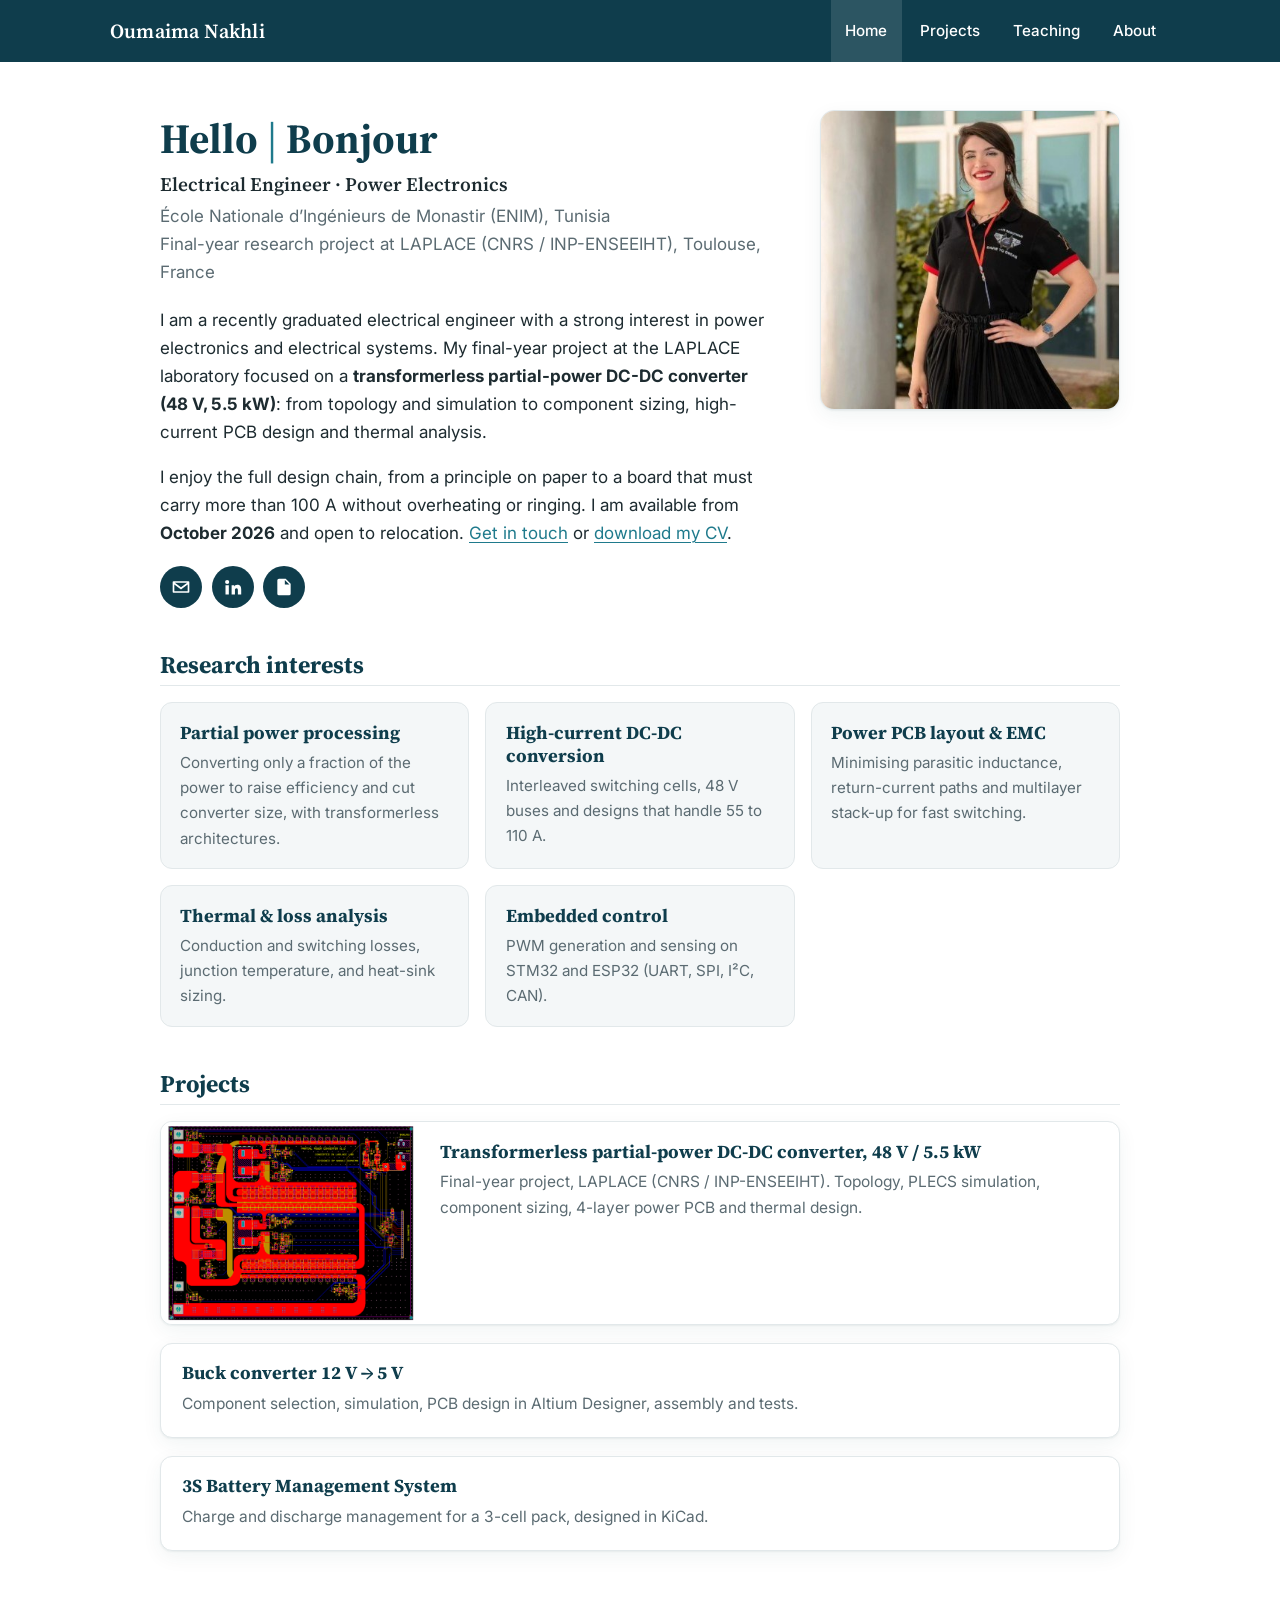
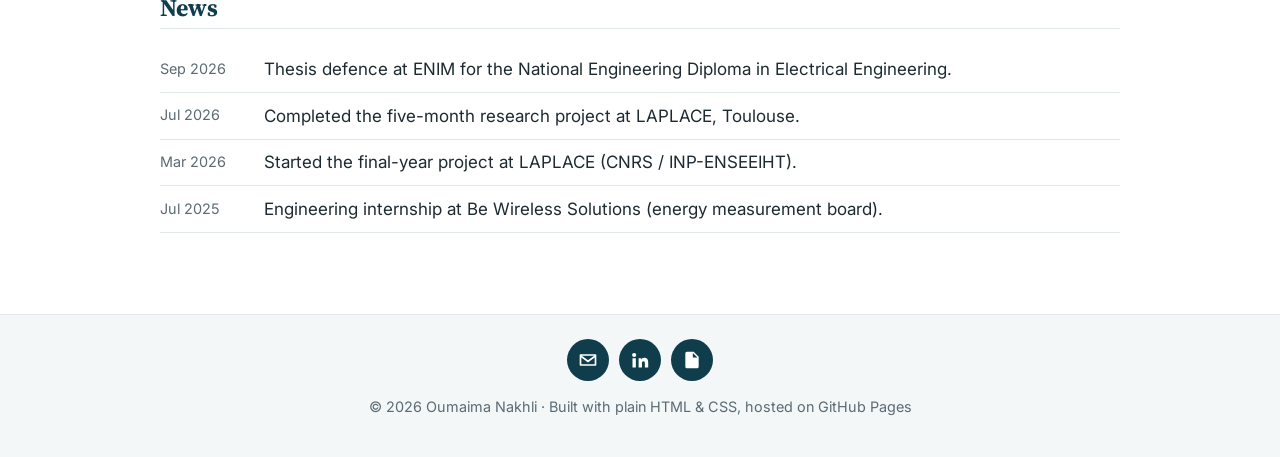
<file: index.html>
<!DOCTYPE html>
<html lang="en">
<head>
<meta charset="utf-8">
<meta name="viewport" content="width=device-width, initial-scale=1">
<title>Oumaima Nakhli</title>
<meta name="description" content="Electrical engineer specialised in power electronics: partial-power DC-DC converters, power PCB design, thermal analysis and embedded control.">
<meta property="og:title" content="Oumaima Nakhli">
<meta property="og:description" content="Electrical engineer specialised in power electronics: partial-power DC-DC converters, power PCB design, thermal analysis and embedded control.">
<meta property="og:type" content="website">
<meta name="theme-color" content="#0f3d4c">
<link rel="preconnect" href="https://fonts.googleapis.com">
<link rel="preconnect" href="https://fonts.gstatic.com" crossorigin>
<link href="https://fonts.googleapis.com/css2?family=Source+Serif+4:opsz,wght@8..60,500;8..60,600&family=Inter:wght@400;500;600&display=swap" rel="stylesheet">
<link rel="stylesheet" href="assets/css/style.css">
</head>
<body>
<a class="skip" href="#main">Skip to main content</a>
<header class="site-header">
  <div class="bar">
    <a class="brand" href="index.html">Oumaima Nakhli</a>
    <button class="menu-btn" aria-label="Menu" aria-expanded="false" aria-controls="nav">
      <span></span><span></span><span></span>
    </button>
    <nav id="nav" aria-label="Main">
      <ul>
<li class=""><a href="index.html" aria-current="page">Home</a></li>
<li class="has-sub"><a href="projects/index.html">Projects</a><ul class="sub"><li><a href="projects/partial-power-converter.html">Partial-power converter</a></li><li><a href="projects/buck-converter.html">Buck converter 12 V → 5 V</a></li><li><a href="projects/bms-3s.html">3S Battery Management System</a></li></ul></li>
<li class=""><a href="teaching.html">Teaching</a></li>
<li class="has-sub"><a href="about/index.html">About</a><ul class="sub"><li><a href="about/biography.html">Biography</a></li><li><a href="about/resume.html">Résumé</a></li><li><a href="about/contact.html">Contact</a></li></ul></li>
      </ul>
    </nav>
  </div>
</header>
<main id="main" class="">

<section class="hero">
  <div class="hero-text">
    <h1>Hello <span class="sep">|</span> Bonjour</h1>
    <p class="role">Electrical Engineer · Power Electronics</p>
    <p class="aff">École Nationale d’Ingénieurs de Monastir (ENIM), Tunisia<br>
    Final-year research project at LAPLACE (CNRS / INP-ENSEEIHT), Toulouse, France</p>
    <p>I am a recently graduated electrical engineer with a strong interest in power electronics and electrical systems.
    My final-year project at the LAPLACE laboratory focused on a <strong>transformerless partial-power DC-DC converter (48&nbsp;V, 5.5&nbsp;kW)</strong>:
    from topology and simulation to component sizing, high-current PCB design and thermal analysis.</p>
    <p>I enjoy the full design chain, from a principle on paper to a board that must carry more than 100&nbsp;A without
    overheating or ringing. I am available from <strong>October 2026</strong> and open to relocation.
    <a href="about/contact.html">Get in touch</a> or <a href="assets/cv_oumaima_nakhli.pdf">download my CV</a>.</p>
    <ul class="social" aria-label="Links">
  <li><a href="mailto:oumaymanakhli95@gmail.com" title="Email"><svg viewBox="0 0 24 24" aria-hidden="true"><path d="M3 5h18a1 1 0 0 1 1 1v12a1 1 0 0 1-1 1H3a1 1 0 0 1-1-1V6a1 1 0 0 1 1-1zm1.6 2L12 12.4 19.4 7H4.6zM4 9.1V17h16V9.1l-8 5.8-8-5.8z"/></svg><span class="sr">Email</span></a></li>
  <li><a href="https://linkedin.com/in/oumayma-nakhli" title="LinkedIn" rel="me noopener"><svg viewBox="0 0 24 24" aria-hidden="true"><path d="M4.98 3.5A2.5 2.5 0 1 1 5 8.5a2.5 2.5 0 0 1-.02-5zM3 9.75h4V21H3V9.75zM9.5 9.75h3.8v1.54h.05c.53-1 1.82-2.05 3.75-2.05 4 0 4.75 2.63 4.75 6.05V21h-4v-4.9c0-1.17-.02-2.67-1.63-2.67-1.63 0-1.88 1.27-1.88 2.58V21h-4V9.75z"/></svg><span class="sr">LinkedIn</span></a></li>
  <li><a href="assets/cv_oumaima_nakhli.pdf" title="Download CV (PDF)"><svg viewBox="0 0 24 24" aria-hidden="true"><path d="M6 2h8l6 6v12a2 2 0 0 1-2 2H6a2 2 0 0 1-2-2V4a2 2 0 0 1 2-2zm7 1.5V9h5.5L13 3.5zM7 13h10v1.6H7V13zm0 3.4h10V18H7v-1.6z"/></svg><span class="sr">CV (PDF)</span></a></li>
</ul>
  </div>
  <figure class="portrait">
    <img src="assets/img/profile.jpg" width="400" height="400" alt="Portrait of Oumaima Nakhli">
  </figure>
</section>

<section>
  <h2>Research interests</h2>
  <div class="tiles">
    <article class="tile"><h3>Partial power processing</h3><p>Converting only a fraction of the power to raise efficiency and cut converter size, with transformerless architectures.</p></article>
    <article class="tile"><h3>High-current DC-DC conversion</h3><p>Interleaved switching cells, 48&nbsp;V buses and designs that handle 55 to 110&nbsp;A.</p></article>
    <article class="tile"><h3>Power PCB layout &amp; EMC</h3><p>Minimising parasitic inductance, return-current paths and multilayer stack-up for fast switching.</p></article>
    <article class="tile"><h3>Thermal &amp; loss analysis</h3><p>Conduction and switching losses, junction temperature, and heat-sink sizing.</p></article>
    <article class="tile"><h3>Embedded control</h3><p>PWM generation and sensing on STM32 and ESP32 (UART, SPI, I²C, CAN).</p></article>
  </div>
</section>

<section>
  <h2><a href="projects/index.html">Projects</a></h2>
  <div class="cards">
    <a class="card" href="projects/partial-power-converter.html">
      <img src="assets/img/pcb-layout.png" alt="Layout of the four-layer power PCB" loading="lazy">
      <div><h3>Transformerless partial-power DC-DC converter, 48&nbsp;V / 5.5&nbsp;kW</h3>
      <p>Final-year project, LAPLACE (CNRS / INP-ENSEEIHT). Topology, PLECS simulation, component sizing, 4-layer power PCB and thermal design.</p></div>
    </a>
    <a class="card text" href="projects/buck-converter.html">
      <div><h3>Buck converter 12&nbsp;V → 5&nbsp;V</h3>
      <p>Component selection, simulation, PCB design in Altium Designer, assembly and tests.</p></div>
    </a>
    <a class="card text" href="projects/bms-3s.html">
      <div><h3>3S Battery Management System</h3>
      <p>Charge and discharge management for a 3-cell pack, designed in KiCad.</p></div>
    </a>
  </div>
</section>

<section>
  <h2>News</h2>
  <ul class="news">
    <li><time>Sep 2026</time> Thesis defence at ENIM for the National Engineering Diploma in Electrical Engineering.</li>
    <li><time>Jul 2026</time> Completed the five-month research project at LAPLACE, Toulouse.</li>
    <li><time>Mar 2026</time> Started the final-year project at LAPLACE (CNRS / INP-ENSEEIHT).</li>
    <li><time>Jul 2025</time> Engineering internship at Be Wireless Solutions (energy measurement board).</li>
  </ul>
</section>

</main>
<footer class="site-footer">
  <div class="inner">
    <ul class="social" aria-label="Links">
  <li><a href="mailto:oumaymanakhli95@gmail.com" title="Email"><svg viewBox="0 0 24 24" aria-hidden="true"><path d="M3 5h18a1 1 0 0 1 1 1v12a1 1 0 0 1-1 1H3a1 1 0 0 1-1-1V6a1 1 0 0 1 1-1zm1.6 2L12 12.4 19.4 7H4.6zM4 9.1V17h16V9.1l-8 5.8-8-5.8z"/></svg><span class="sr">Email</span></a></li>
  <li><a href="https://linkedin.com/in/oumayma-nakhli" title="LinkedIn" rel="me noopener"><svg viewBox="0 0 24 24" aria-hidden="true"><path d="M4.98 3.5A2.5 2.5 0 1 1 5 8.5a2.5 2.5 0 0 1-.02-5zM3 9.75h4V21H3V9.75zM9.5 9.75h3.8v1.54h.05c.53-1 1.82-2.05 3.75-2.05 4 0 4.75 2.63 4.75 6.05V21h-4v-4.9c0-1.17-.02-2.67-1.63-2.67-1.63 0-1.88 1.27-1.88 2.58V21h-4V9.75z"/></svg><span class="sr">LinkedIn</span></a></li>
  <li><a href="assets/cv_oumaima_nakhli.pdf" title="Download CV (PDF)"><svg viewBox="0 0 24 24" aria-hidden="true"><path d="M6 2h8l6 6v12a2 2 0 0 1-2 2H6a2 2 0 0 1-2-2V4a2 2 0 0 1 2-2zm7 1.5V9h5.5L13 3.5zM7 13h10v1.6H7V13zm0 3.4h10V18H7v-1.6z"/></svg><span class="sr">CV (PDF)</span></a></li>
</ul>
    <p>© 2026 Oumaima Nakhli · Built with plain HTML &amp; CSS, hosted on GitHub Pages</p>
  </div>
</footer>
<script src="assets/js/main.js"></script>
</body>
</html>
</file>
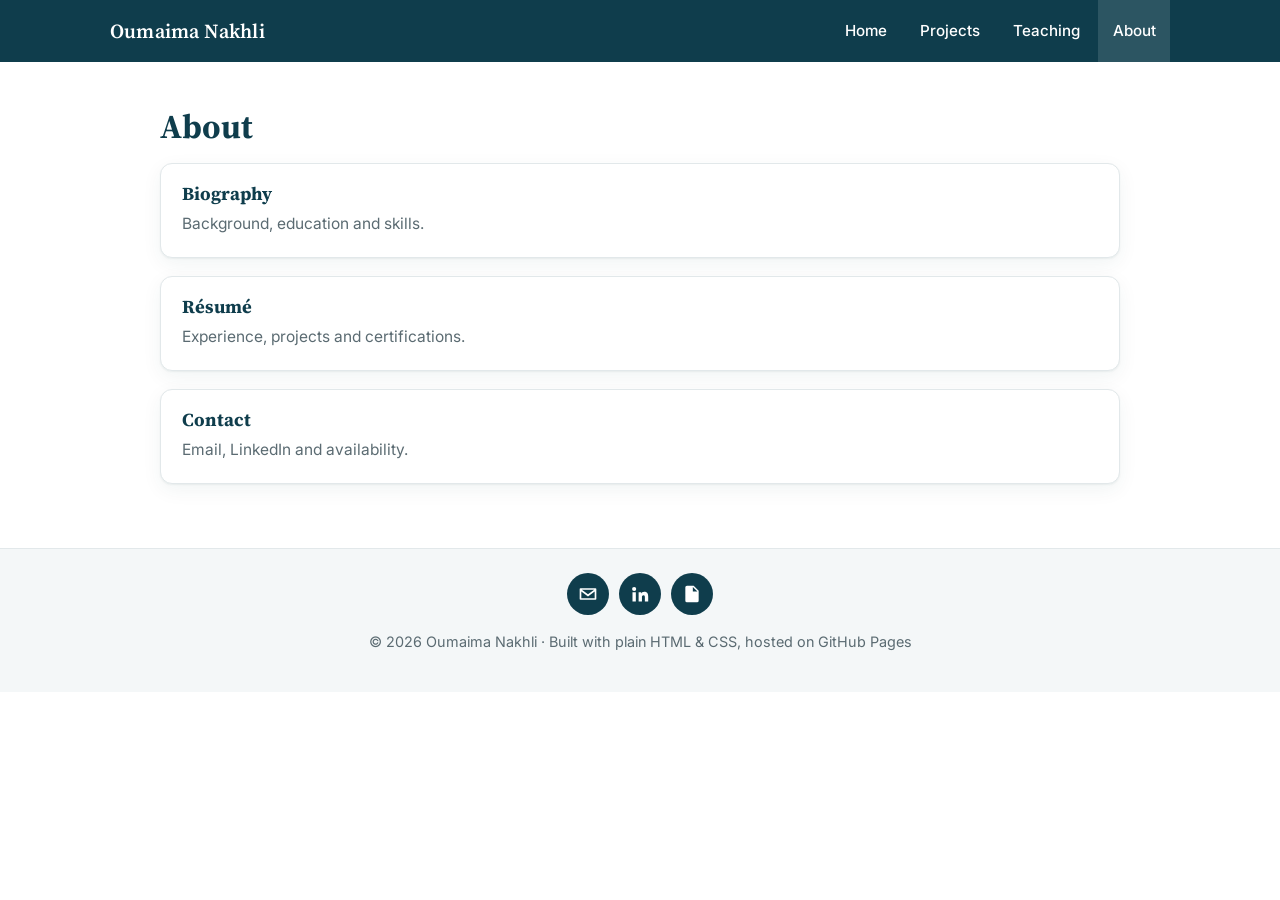
<file: about/index.html>
<!DOCTYPE html>
<html lang="en">
<head>
<meta charset="utf-8">
<meta name="viewport" content="width=device-width, initial-scale=1">
<title>About · Oumaima Nakhli</title>
<meta name="description" content="Electrical engineer specialised in power electronics: partial-power DC-DC converters, power PCB design, thermal analysis and embedded control.">
<meta property="og:title" content="About · Oumaima Nakhli">
<meta property="og:description" content="Electrical engineer specialised in power electronics: partial-power DC-DC converters, power PCB design, thermal analysis and embedded control.">
<meta property="og:type" content="website">
<meta name="theme-color" content="#0f3d4c">
<link rel="preconnect" href="https://fonts.googleapis.com">
<link rel="preconnect" href="https://fonts.gstatic.com" crossorigin>
<link href="https://fonts.googleapis.com/css2?family=Source+Serif+4:opsz,wght@8..60,500;8..60,600&family=Inter:wght@400;500;600&display=swap" rel="stylesheet">
<link rel="stylesheet" href="../assets/css/style.css">
</head>
<body>
<a class="skip" href="#main">Skip to main content</a>
<header class="site-header">
  <div class="bar">
    <a class="brand" href="../index.html">Oumaima Nakhli</a>
    <button class="menu-btn" aria-label="Menu" aria-expanded="false" aria-controls="nav">
      <span></span><span></span><span></span>
    </button>
    <nav id="nav" aria-label="Main">
      <ul>
<li class=""><a href="../index.html">Home</a></li>
<li class="has-sub"><a href="../projects/index.html">Projects</a><ul class="sub"><li><a href="../projects/partial-power-converter.html">Partial-power converter</a></li><li><a href="../projects/buck-converter.html">Buck converter 12 V → 5 V</a></li><li><a href="../projects/bms-3s.html">3S Battery Management System</a></li></ul></li>
<li class=""><a href="../teaching.html">Teaching</a></li>
<li class="has-sub"><a href="../about/index.html" aria-current="page">About</a><ul class="sub"><li><a href="../about/biography.html">Biography</a></li><li><a href="../about/resume.html">Résumé</a></li><li><a href="../about/contact.html">Contact</a></li></ul></li>
      </ul>
    </nav>
  </div>
</header>
<main id="main" class="">

<h1>About</h1>
<div class="cards">
  <a class="card text" href="biography.html"><div><h3>Biography</h3><p>Background, education and skills.</p></div></a>
  <a class="card text" href="resume.html"><div><h3>Résumé</h3><p>Experience, projects and certifications.</p></div></a>
  <a class="card text" href="contact.html"><div><h3>Contact</h3><p>Email, LinkedIn and availability.</p></div></a>
</div>

</main>
<footer class="site-footer">
  <div class="inner">
    <ul class="social" aria-label="Links">
  <li><a href="mailto:oumaymanakhli95@gmail.com" title="Email"><svg viewBox="0 0 24 24" aria-hidden="true"><path d="M3 5h18a1 1 0 0 1 1 1v12a1 1 0 0 1-1 1H3a1 1 0 0 1-1-1V6a1 1 0 0 1 1-1zm1.6 2L12 12.4 19.4 7H4.6zM4 9.1V17h16V9.1l-8 5.8-8-5.8z"/></svg><span class="sr">Email</span></a></li>
  <li><a href="https://linkedin.com/in/oumayma-nakhli" title="LinkedIn" rel="me noopener"><svg viewBox="0 0 24 24" aria-hidden="true"><path d="M4.98 3.5A2.5 2.5 0 1 1 5 8.5a2.5 2.5 0 0 1-.02-5zM3 9.75h4V21H3V9.75zM9.5 9.75h3.8v1.54h.05c.53-1 1.82-2.05 3.75-2.05 4 0 4.75 2.63 4.75 6.05V21h-4v-4.9c0-1.17-.02-2.67-1.63-2.67-1.63 0-1.88 1.27-1.88 2.58V21h-4V9.75z"/></svg><span class="sr">LinkedIn</span></a></li>
  <li><a href="../assets/cv_oumaima_nakhli.pdf" title="Download CV (PDF)"><svg viewBox="0 0 24 24" aria-hidden="true"><path d="M6 2h8l6 6v12a2 2 0 0 1-2 2H6a2 2 0 0 1-2-2V4a2 2 0 0 1 2-2zm7 1.5V9h5.5L13 3.5zM7 13h10v1.6H7V13zm0 3.4h10V18H7v-1.6z"/></svg><span class="sr">CV (PDF)</span></a></li>
</ul>
    <p>© 2026 Oumaima Nakhli · Built with plain HTML &amp; CSS, hosted on GitHub Pages</p>
  </div>
</footer>
<script src="../assets/js/main.js"></script>
</body>
</html>
</file>
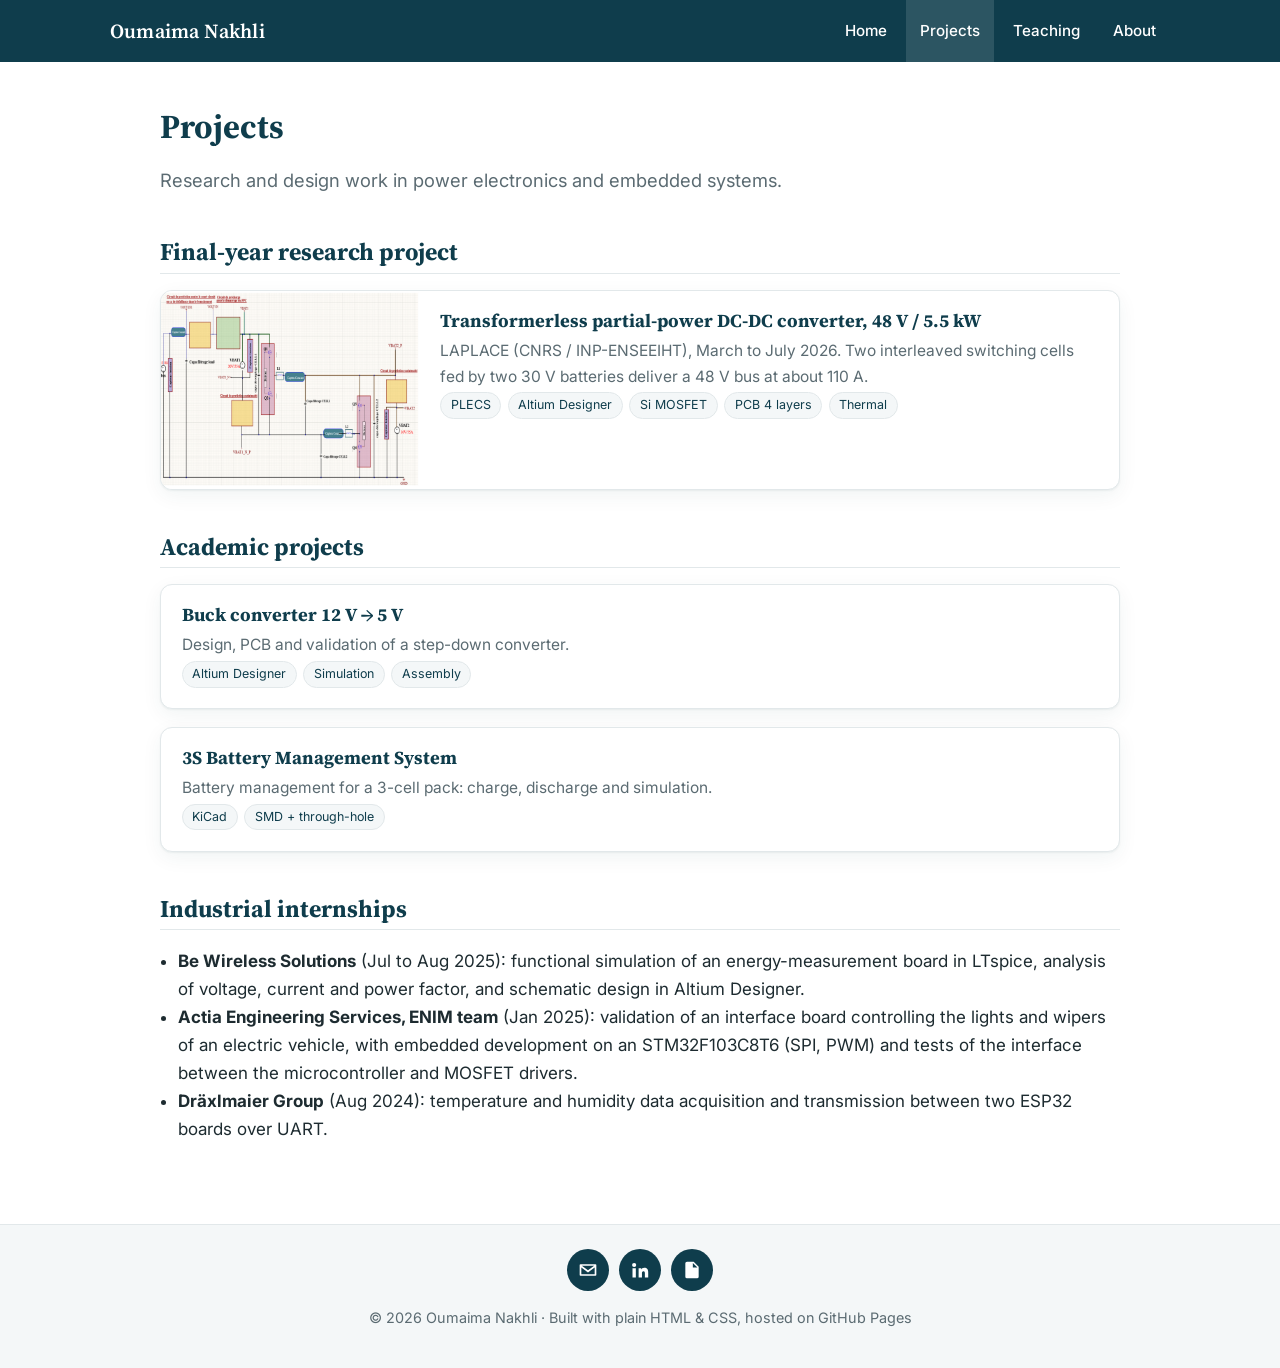
<file: projects/index.html>
<!DOCTYPE html>
<html lang="en">
<head>
<meta charset="utf-8">
<meta name="viewport" content="width=device-width, initial-scale=1">
<title>Projects · Oumaima Nakhli</title>
<meta name="description" content="Electrical engineer specialised in power electronics: partial-power DC-DC converters, power PCB design, thermal analysis and embedded control.">
<meta property="og:title" content="Projects · Oumaima Nakhli">
<meta property="og:description" content="Electrical engineer specialised in power electronics: partial-power DC-DC converters, power PCB design, thermal analysis and embedded control.">
<meta property="og:type" content="website">
<meta name="theme-color" content="#0f3d4c">
<link rel="preconnect" href="https://fonts.googleapis.com">
<link rel="preconnect" href="https://fonts.gstatic.com" crossorigin>
<link href="https://fonts.googleapis.com/css2?family=Source+Serif+4:opsz,wght@8..60,500;8..60,600&family=Inter:wght@400;500;600&display=swap" rel="stylesheet">
<link rel="stylesheet" href="../assets/css/style.css">
</head>
<body>
<a class="skip" href="#main">Skip to main content</a>
<header class="site-header">
  <div class="bar">
    <a class="brand" href="../index.html">Oumaima Nakhli</a>
    <button class="menu-btn" aria-label="Menu" aria-expanded="false" aria-controls="nav">
      <span></span><span></span><span></span>
    </button>
    <nav id="nav" aria-label="Main">
      <ul>
<li class=""><a href="../index.html">Home</a></li>
<li class="has-sub"><a href="../projects/index.html" aria-current="page">Projects</a><ul class="sub"><li><a href="../projects/partial-power-converter.html">Partial-power converter</a></li><li><a href="../projects/buck-converter.html">Buck converter 12 V → 5 V</a></li><li><a href="../projects/bms-3s.html">3S Battery Management System</a></li></ul></li>
<li class=""><a href="../teaching.html">Teaching</a></li>
<li class="has-sub"><a href="../about/index.html">About</a><ul class="sub"><li><a href="../about/biography.html">Biography</a></li><li><a href="../about/resume.html">Résumé</a></li><li><a href="../about/contact.html">Contact</a></li></ul></li>
      </ul>
    </nav>
  </div>
</header>
<main id="main" class="">

<h1>Projects</h1>
<p class="lead">Research and design work in power electronics and embedded systems.</p>

<h2>Final-year research project</h2>
<div class="cards">
  <a class="card" href="partial-power-converter.html">
    <img src="../assets/img/topology.png" alt="Schematic of the partial-power converter" loading="lazy">
    <div><h3>Transformerless partial-power DC-DC converter, 48&nbsp;V / 5.5&nbsp;kW</h3>
    <p>LAPLACE (CNRS / INP-ENSEEIHT), March to July 2026. Two interleaved switching cells fed by two 30&nbsp;V batteries deliver a 48&nbsp;V bus at about 110&nbsp;A.</p>
    <p class="tags"><span>PLECS</span><span>Altium Designer</span><span>Si MOSFET</span><span>PCB 4 layers</span><span>Thermal</span></p></div>
  </a>
</div>

<h2>Academic projects</h2>
<div class="cards">
  <a class="card text" href="buck-converter.html">
    <div><h3>Buck converter 12&nbsp;V → 5&nbsp;V</h3>
    <p>Design, PCB and validation of a step-down converter.</p>
    <p class="tags"><span>Altium Designer</span><span>Simulation</span><span>Assembly</span></p></div>
  </a>
  <a class="card text" href="bms-3s.html">
    <div><h3>3S Battery Management System</h3>
    <p>Battery management for a 3-cell pack: charge, discharge and simulation.</p>
    <p class="tags"><span>KiCad</span><span>SMD + through-hole</span></p></div>
  </a>
</div>

<h2>Industrial internships</h2>
<ul class="plain">
  <li><strong>Be Wireless Solutions</strong> (Jul to Aug 2025): functional simulation of an energy-measurement board in LTspice, analysis of voltage, current and power factor, and schematic design in Altium Designer.</li>
  <li><strong>Actia Engineering Services, ENIM team</strong> (Jan 2025): validation of an interface board controlling the lights and wipers of an electric vehicle, with embedded development on an STM32F103C8T6 (SPI, PWM) and tests of the interface between the microcontroller and MOSFET drivers.</li>
  <li><strong>Dräxlmaier Group</strong> (Aug 2024): temperature and humidity data acquisition and transmission between two ESP32 boards over UART.</li>
</ul>

</main>
<footer class="site-footer">
  <div class="inner">
    <ul class="social" aria-label="Links">
  <li><a href="mailto:oumaymanakhli95@gmail.com" title="Email"><svg viewBox="0 0 24 24" aria-hidden="true"><path d="M3 5h18a1 1 0 0 1 1 1v12a1 1 0 0 1-1 1H3a1 1 0 0 1-1-1V6a1 1 0 0 1 1-1zm1.6 2L12 12.4 19.4 7H4.6zM4 9.1V17h16V9.1l-8 5.8-8-5.8z"/></svg><span class="sr">Email</span></a></li>
  <li><a href="https://linkedin.com/in/oumayma-nakhli" title="LinkedIn" rel="me noopener"><svg viewBox="0 0 24 24" aria-hidden="true"><path d="M4.98 3.5A2.5 2.5 0 1 1 5 8.5a2.5 2.5 0 0 1-.02-5zM3 9.75h4V21H3V9.75zM9.5 9.75h3.8v1.54h.05c.53-1 1.82-2.05 3.75-2.05 4 0 4.75 2.63 4.75 6.05V21h-4v-4.9c0-1.17-.02-2.67-1.63-2.67-1.63 0-1.88 1.27-1.88 2.58V21h-4V9.75z"/></svg><span class="sr">LinkedIn</span></a></li>
  <li><a href="../assets/cv_oumaima_nakhli.pdf" title="Download CV (PDF)"><svg viewBox="0 0 24 24" aria-hidden="true"><path d="M6 2h8l6 6v12a2 2 0 0 1-2 2H6a2 2 0 0 1-2-2V4a2 2 0 0 1 2-2zm7 1.5V9h5.5L13 3.5zM7 13h10v1.6H7V13zm0 3.4h10V18H7v-1.6z"/></svg><span class="sr">CV (PDF)</span></a></li>
</ul>
    <p>© 2026 Oumaima Nakhli · Built with plain HTML &amp; CSS, hosted on GitHub Pages</p>
  </div>
</footer>
<script src="../assets/js/main.js"></script>
</body>
</html>
</file>
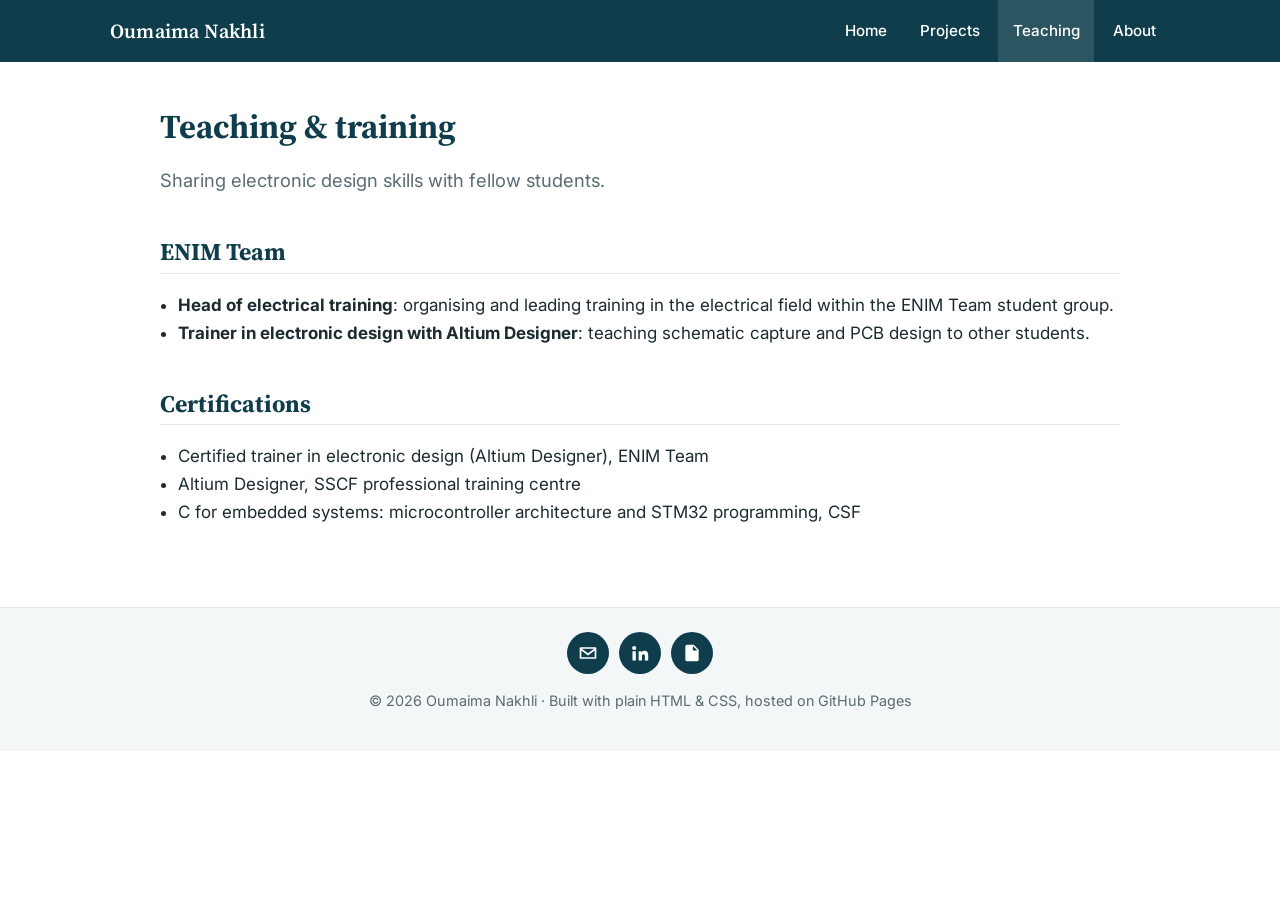
<file: teaching.html>
<!DOCTYPE html>
<html lang="en">
<head>
<meta charset="utf-8">
<meta name="viewport" content="width=device-width, initial-scale=1">
<title>Teaching · Oumaima Nakhli</title>
<meta name="description" content="Electronic design training with Altium Designer at the ENIM Team.">
<meta property="og:title" content="Teaching · Oumaima Nakhli">
<meta property="og:description" content="Electronic design training with Altium Designer at the ENIM Team.">
<meta property="og:type" content="website">
<meta name="theme-color" content="#0f3d4c">
<link rel="preconnect" href="https://fonts.googleapis.com">
<link rel="preconnect" href="https://fonts.gstatic.com" crossorigin>
<link href="https://fonts.googleapis.com/css2?family=Source+Serif+4:opsz,wght@8..60,500;8..60,600&family=Inter:wght@400;500;600&display=swap" rel="stylesheet">
<link rel="stylesheet" href="assets/css/style.css">
</head>
<body>
<a class="skip" href="#main">Skip to main content</a>
<header class="site-header">
  <div class="bar">
    <a class="brand" href="index.html">Oumaima Nakhli</a>
    <button class="menu-btn" aria-label="Menu" aria-expanded="false" aria-controls="nav">
      <span></span><span></span><span></span>
    </button>
    <nav id="nav" aria-label="Main">
      <ul>
<li class=""><a href="index.html">Home</a></li>
<li class="has-sub"><a href="projects/index.html">Projects</a><ul class="sub"><li><a href="projects/partial-power-converter.html">Partial-power converter</a></li><li><a href="projects/buck-converter.html">Buck converter 12 V → 5 V</a></li><li><a href="projects/bms-3s.html">3S Battery Management System</a></li></ul></li>
<li class=""><a href="teaching.html" aria-current="page">Teaching</a></li>
<li class="has-sub"><a href="about/index.html">About</a><ul class="sub"><li><a href="about/biography.html">Biography</a></li><li><a href="about/resume.html">Résumé</a></li><li><a href="about/contact.html">Contact</a></li></ul></li>
      </ul>
    </nav>
  </div>
</header>
<main id="main" class="">

<h1>Teaching &amp; training</h1>
<p class="lead">Sharing electronic design skills with fellow students.</p>
<h2>ENIM Team</h2>
<ul class="plain">
  <li><strong>Head of electrical training</strong>: organising and leading training in the electrical field within the ENIM Team student group.</li>
  <li><strong>Trainer in electronic design with Altium Designer</strong>: teaching schematic capture and PCB design to other students.</li>
</ul>
<h2>Certifications</h2>
<ul class="plain">
  <li>Certified trainer in electronic design (Altium Designer), ENIM Team</li>
  <li>Altium Designer, SSCF professional training centre</li>
  <li>C for embedded systems: microcontroller architecture and STM32 programming, CSF</li>
</ul>

</main>
<footer class="site-footer">
  <div class="inner">
    <ul class="social" aria-label="Links">
  <li><a href="mailto:oumaymanakhli95@gmail.com" title="Email"><svg viewBox="0 0 24 24" aria-hidden="true"><path d="M3 5h18a1 1 0 0 1 1 1v12a1 1 0 0 1-1 1H3a1 1 0 0 1-1-1V6a1 1 0 0 1 1-1zm1.6 2L12 12.4 19.4 7H4.6zM4 9.1V17h16V9.1l-8 5.8-8-5.8z"/></svg><span class="sr">Email</span></a></li>
  <li><a href="https://linkedin.com/in/oumayma-nakhli" title="LinkedIn" rel="me noopener"><svg viewBox="0 0 24 24" aria-hidden="true"><path d="M4.98 3.5A2.5 2.5 0 1 1 5 8.5a2.5 2.5 0 0 1-.02-5zM3 9.75h4V21H3V9.75zM9.5 9.75h3.8v1.54h.05c.53-1 1.82-2.05 3.75-2.05 4 0 4.75 2.63 4.75 6.05V21h-4v-4.9c0-1.17-.02-2.67-1.63-2.67-1.63 0-1.88 1.27-1.88 2.58V21h-4V9.75z"/></svg><span class="sr">LinkedIn</span></a></li>
  <li><a href="assets/cv_oumaima_nakhli.pdf" title="Download CV (PDF)"><svg viewBox="0 0 24 24" aria-hidden="true"><path d="M6 2h8l6 6v12a2 2 0 0 1-2 2H6a2 2 0 0 1-2-2V4a2 2 0 0 1 2-2zm7 1.5V9h5.5L13 3.5zM7 13h10v1.6H7V13zm0 3.4h10V18H7v-1.6z"/></svg><span class="sr">CV (PDF)</span></a></li>
</ul>
    <p>© 2026 Oumaima Nakhli · Built with plain HTML &amp; CSS, hosted on GitHub Pages</p>
  </div>
</footer>
<script src="assets/js/main.js"></script>
</body>
</html>
</file>
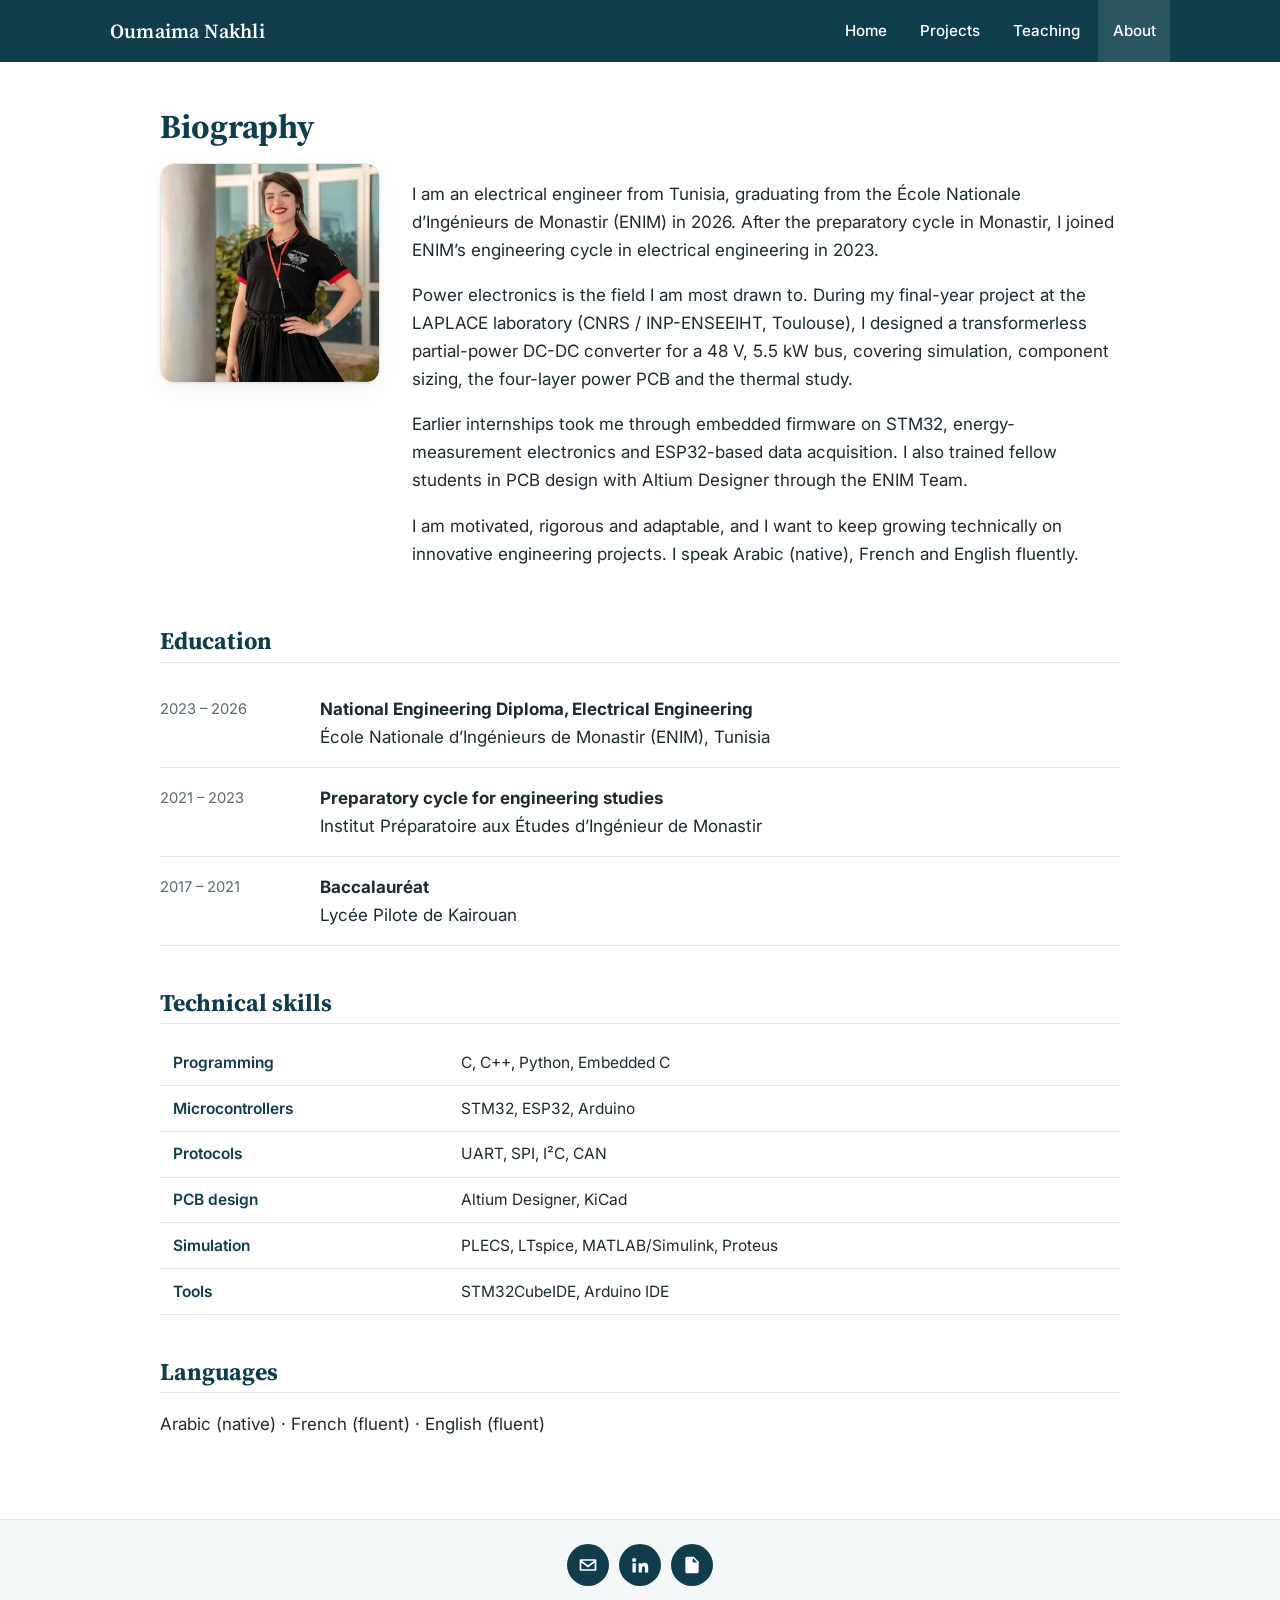
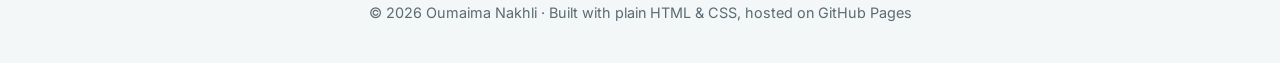
<file: about/biography.html>
<!DOCTYPE html>
<html lang="en">
<head>
<meta charset="utf-8">
<meta name="viewport" content="width=device-width, initial-scale=1">
<title>Biography · Oumaima Nakhli</title>
<meta name="description" content="Biography of Oumaima Nakhli, electrical engineer (ENIM) specialised in power electronics.">
<meta property="og:title" content="Biography · Oumaima Nakhli">
<meta property="og:description" content="Biography of Oumaima Nakhli, electrical engineer (ENIM) specialised in power electronics.">
<meta property="og:type" content="website">
<meta name="theme-color" content="#0f3d4c">
<link rel="preconnect" href="https://fonts.googleapis.com">
<link rel="preconnect" href="https://fonts.gstatic.com" crossorigin>
<link href="https://fonts.googleapis.com/css2?family=Source+Serif+4:opsz,wght@8..60,500;8..60,600&family=Inter:wght@400;500;600&display=swap" rel="stylesheet">
<link rel="stylesheet" href="../assets/css/style.css">
</head>
<body>
<a class="skip" href="#main">Skip to main content</a>
<header class="site-header">
  <div class="bar">
    <a class="brand" href="../index.html">Oumaima Nakhli</a>
    <button class="menu-btn" aria-label="Menu" aria-expanded="false" aria-controls="nav">
      <span></span><span></span><span></span>
    </button>
    <nav id="nav" aria-label="Main">
      <ul>
<li class=""><a href="../index.html">Home</a></li>
<li class="has-sub"><a href="../projects/index.html">Projects</a><ul class="sub"><li><a href="../projects/partial-power-converter.html">Partial-power converter</a></li><li><a href="../projects/buck-converter.html">Buck converter 12 V → 5 V</a></li><li><a href="../projects/bms-3s.html">3S Battery Management System</a></li></ul></li>
<li class=""><a href="../teaching.html">Teaching</a></li>
<li class="has-sub"><a href="../about/index.html" aria-current="page">About</a><ul class="sub"><li><a href="../about/biography.html">Biography</a></li><li><a href="../about/resume.html">Résumé</a></li><li><a href="../about/contact.html">Contact</a></li></ul></li>
      </ul>
    </nav>
  </div>
</header>
<main id="main" class="">

<h1>Biography</h1>
<div class="bio">
  <img src="../assets/img/profile.jpg" width="400" height="400" alt="Portrait of Oumaima Nakhli" class="bio-img">
  <div>
    <p>I am an electrical engineer from Tunisia, graduating from the École Nationale d’Ingénieurs de Monastir (ENIM)
    in 2026. After the preparatory cycle in Monastir, I joined ENIM’s engineering cycle in electrical engineering in 2023.</p>
    <p>Power electronics is the field I am most drawn to. During my final-year project at the LAPLACE laboratory
    (CNRS / INP-ENSEEIHT, Toulouse), I designed a transformerless partial-power DC-DC converter for a 48&nbsp;V, 5.5&nbsp;kW bus,
    covering simulation, component sizing, the four-layer power PCB and the thermal study.</p>
    <p>Earlier internships took me through embedded firmware on STM32, energy-measurement electronics and
    ESP32-based data acquisition. I also trained fellow students in PCB design with Altium Designer through the ENIM Team.</p>
    <p>I am motivated, rigorous and adaptable, and I want to keep growing technically on innovative engineering projects.
    I speak Arabic (native), French and English fluently.</p>
  </div>
</div>

<h2>Education</h2>
<ul class="timeline">
  <li><time>2023 – 2026</time><div><strong>National Engineering Diploma, Electrical Engineering</strong><br>École Nationale d’Ingénieurs de Monastir (ENIM), Tunisia</div></li>
  <li><time>2021 – 2023</time><div><strong>Preparatory cycle for engineering studies</strong><br>Institut Préparatoire aux Études d’Ingénieur de Monastir</div></li>
  <li><time>2017 – 2021</time><div><strong>Baccalauréat</strong><br>Lycée Pilote de Kairouan</div></li>
</ul>

<h2>Technical skills</h2>
<div class="table-wrap"><table><tbody>
  <tr><th>Programming</th><td>C, C++, Python, Embedded C</td></tr>
  <tr><th>Microcontrollers</th><td>STM32, ESP32, Arduino</td></tr>
  <tr><th>Protocols</th><td>UART, SPI, I²C, CAN</td></tr>
  <tr><th>PCB design</th><td>Altium Designer, KiCad</td></tr>
  <tr><th>Simulation</th><td>PLECS, LTspice, MATLAB/Simulink, Proteus</td></tr>
  <tr><th>Tools</th><td>STM32CubeIDE, Arduino IDE</td></tr>
</tbody></table></div>

<h2>Languages</h2>
<p>Arabic (native) · French (fluent) · English (fluent)</p>

</main>
<footer class="site-footer">
  <div class="inner">
    <ul class="social" aria-label="Links">
  <li><a href="mailto:oumaymanakhli95@gmail.com" title="Email"><svg viewBox="0 0 24 24" aria-hidden="true"><path d="M3 5h18a1 1 0 0 1 1 1v12a1 1 0 0 1-1 1H3a1 1 0 0 1-1-1V6a1 1 0 0 1 1-1zm1.6 2L12 12.4 19.4 7H4.6zM4 9.1V17h16V9.1l-8 5.8-8-5.8z"/></svg><span class="sr">Email</span></a></li>
  <li><a href="https://linkedin.com/in/oumayma-nakhli" title="LinkedIn" rel="me noopener"><svg viewBox="0 0 24 24" aria-hidden="true"><path d="M4.98 3.5A2.5 2.5 0 1 1 5 8.5a2.5 2.5 0 0 1-.02-5zM3 9.75h4V21H3V9.75zM9.5 9.75h3.8v1.54h.05c.53-1 1.82-2.05 3.75-2.05 4 0 4.75 2.63 4.75 6.05V21h-4v-4.9c0-1.17-.02-2.67-1.63-2.67-1.63 0-1.88 1.27-1.88 2.58V21h-4V9.75z"/></svg><span class="sr">LinkedIn</span></a></li>
  <li><a href="../assets/cv_oumaima_nakhli.pdf" title="Download CV (PDF)"><svg viewBox="0 0 24 24" aria-hidden="true"><path d="M6 2h8l6 6v12a2 2 0 0 1-2 2H6a2 2 0 0 1-2-2V4a2 2 0 0 1 2-2zm7 1.5V9h5.5L13 3.5zM7 13h10v1.6H7V13zm0 3.4h10V18H7v-1.6z"/></svg><span class="sr">CV (PDF)</span></a></li>
</ul>
    <p>© 2026 Oumaima Nakhli · Built with plain HTML &amp; CSS, hosted on GitHub Pages</p>
  </div>
</footer>
<script src="../assets/js/main.js"></script>
</body>
</html>
</file>
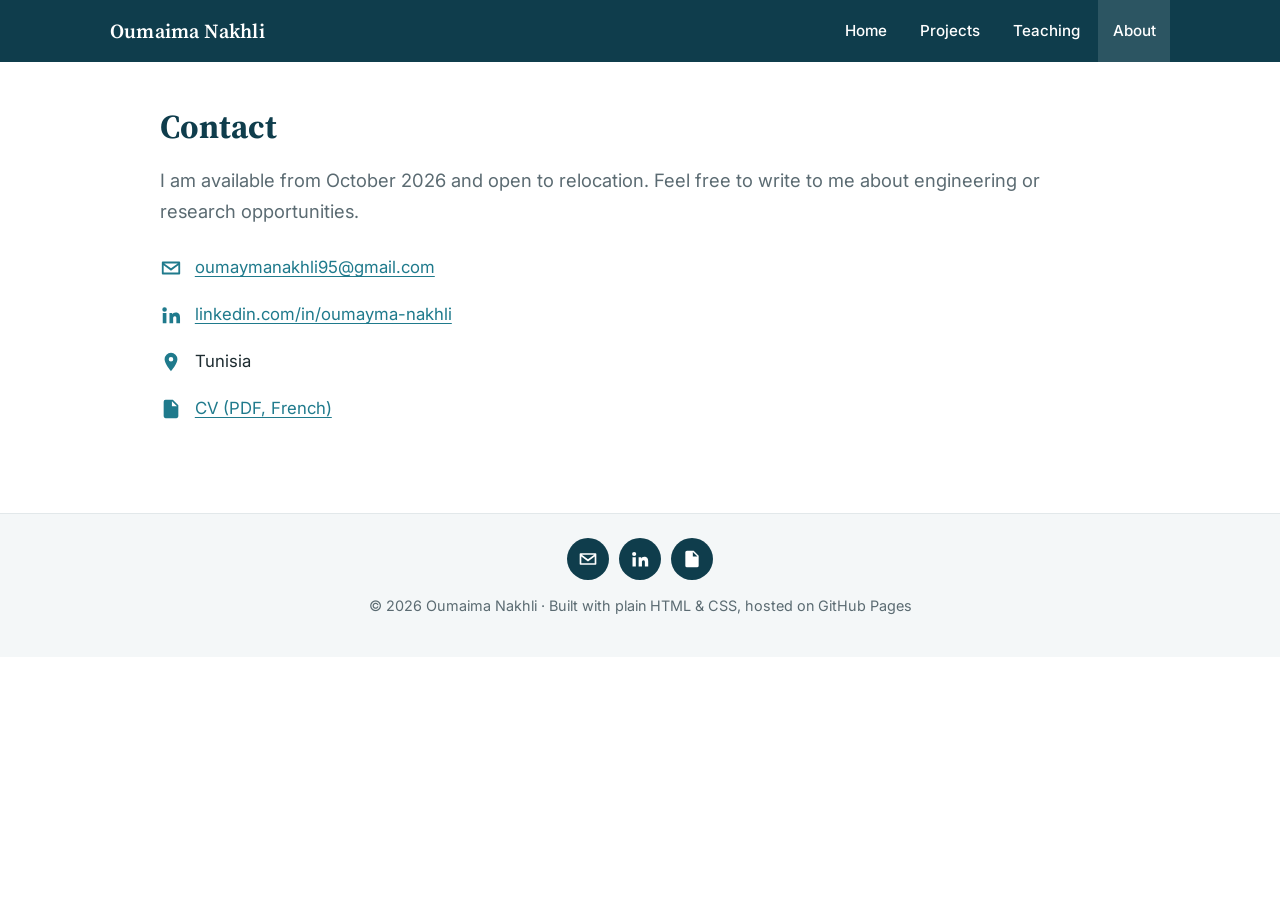
<file: about/contact.html>
<!DOCTYPE html>
<html lang="en">
<head>
<meta charset="utf-8">
<meta name="viewport" content="width=device-width, initial-scale=1">
<title>Contact · Oumaima Nakhli</title>
<meta name="description" content="Contact Oumaima Nakhli: email and LinkedIn.">
<meta property="og:title" content="Contact · Oumaima Nakhli">
<meta property="og:description" content="Contact Oumaima Nakhli: email and LinkedIn.">
<meta property="og:type" content="website">
<meta name="theme-color" content="#0f3d4c">
<link rel="preconnect" href="https://fonts.googleapis.com">
<link rel="preconnect" href="https://fonts.gstatic.com" crossorigin>
<link href="https://fonts.googleapis.com/css2?family=Source+Serif+4:opsz,wght@8..60,500;8..60,600&family=Inter:wght@400;500;600&display=swap" rel="stylesheet">
<link rel="stylesheet" href="../assets/css/style.css">
</head>
<body>
<a class="skip" href="#main">Skip to main content</a>
<header class="site-header">
  <div class="bar">
    <a class="brand" href="../index.html">Oumaima Nakhli</a>
    <button class="menu-btn" aria-label="Menu" aria-expanded="false" aria-controls="nav">
      <span></span><span></span><span></span>
    </button>
    <nav id="nav" aria-label="Main">
      <ul>
<li class=""><a href="../index.html">Home</a></li>
<li class="has-sub"><a href="../projects/index.html">Projects</a><ul class="sub"><li><a href="../projects/partial-power-converter.html">Partial-power converter</a></li><li><a href="../projects/buck-converter.html">Buck converter 12 V → 5 V</a></li><li><a href="../projects/bms-3s.html">3S Battery Management System</a></li></ul></li>
<li class=""><a href="../teaching.html">Teaching</a></li>
<li class="has-sub"><a href="../about/index.html" aria-current="page">About</a><ul class="sub"><li><a href="../about/biography.html">Biography</a></li><li><a href="../about/resume.html">Résumé</a></li><li><a href="../about/contact.html">Contact</a></li></ul></li>
      </ul>
    </nav>
  </div>
</header>
<main id="main" class="">

<h1>Contact</h1>
<p class="lead">I am available from October 2026 and open to relocation. Feel free to write to me about engineering or research opportunities.</p>
<ul class="contact">
  <li><svg viewBox="0 0 24 24" aria-hidden="true"><path d="M3 5h18a1 1 0 0 1 1 1v12a1 1 0 0 1-1 1H3a1 1 0 0 1-1-1V6a1 1 0 0 1 1-1zm1.6 2L12 12.4 19.4 7H4.6zM4 9.1V17h16V9.1l-8 5.8-8-5.8z"/></svg><a href="mailto:oumaymanakhli95@gmail.com">oumaymanakhli95@gmail.com</a></li>
  <li><svg viewBox="0 0 24 24" aria-hidden="true"><path d="M4.98 3.5A2.5 2.5 0 1 1 5 8.5a2.5 2.5 0 0 1-.02-5zM3 9.75h4V21H3V9.75zM9.5 9.75h3.8v1.54h.05c.53-1 1.82-2.05 3.75-2.05 4 0 4.75 2.63 4.75 6.05V21h-4v-4.9c0-1.17-.02-2.67-1.63-2.67-1.63 0-1.88 1.27-1.88 2.58V21h-4V9.75z"/></svg><a href="https://linkedin.com/in/oumayma-nakhli" rel="me noopener">linkedin.com/in/oumayma-nakhli</a></li>
  <li><svg viewBox="0 0 24 24" aria-hidden="true"><path d="M12 2a7 7 0 0 0-7 7c0 5 7 13 7 13s7-8 7-13a7 7 0 0 0-7-7zm0 9.5A2.5 2.5 0 1 1 12 6.5a2.5 2.5 0 0 1 0 5z"/></svg>Tunisia</li>
  <li><svg viewBox="0 0 24 24" aria-hidden="true"><path d="M6 2h8l6 6v12a2 2 0 0 1-2 2H6a2 2 0 0 1-2-2V4a2 2 0 0 1 2-2zm7 1.5V9h5.5L13 3.5zM7 13h10v1.6H7V13zm0 3.4h10V18H7v-1.6z"/></svg><a href="../assets/cv_oumaima_nakhli.pdf">CV (PDF, French)</a></li>
</ul>

</main>
<footer class="site-footer">
  <div class="inner">
    <ul class="social" aria-label="Links">
  <li><a href="mailto:oumaymanakhli95@gmail.com" title="Email"><svg viewBox="0 0 24 24" aria-hidden="true"><path d="M3 5h18a1 1 0 0 1 1 1v12a1 1 0 0 1-1 1H3a1 1 0 0 1-1-1V6a1 1 0 0 1 1-1zm1.6 2L12 12.4 19.4 7H4.6zM4 9.1V17h16V9.1l-8 5.8-8-5.8z"/></svg><span class="sr">Email</span></a></li>
  <li><a href="https://linkedin.com/in/oumayma-nakhli" title="LinkedIn" rel="me noopener"><svg viewBox="0 0 24 24" aria-hidden="true"><path d="M4.98 3.5A2.5 2.5 0 1 1 5 8.5a2.5 2.5 0 0 1-.02-5zM3 9.75h4V21H3V9.75zM9.5 9.75h3.8v1.54h.05c.53-1 1.82-2.05 3.75-2.05 4 0 4.75 2.63 4.75 6.05V21h-4v-4.9c0-1.17-.02-2.67-1.63-2.67-1.63 0-1.88 1.27-1.88 2.58V21h-4V9.75z"/></svg><span class="sr">LinkedIn</span></a></li>
  <li><a href="../assets/cv_oumaima_nakhli.pdf" title="Download CV (PDF)"><svg viewBox="0 0 24 24" aria-hidden="true"><path d="M6 2h8l6 6v12a2 2 0 0 1-2 2H6a2 2 0 0 1-2-2V4a2 2 0 0 1 2-2zm7 1.5V9h5.5L13 3.5zM7 13h10v1.6H7V13zm0 3.4h10V18H7v-1.6z"/></svg><span class="sr">CV (PDF)</span></a></li>
</ul>
    <p>© 2026 Oumaima Nakhli · Built with plain HTML &amp; CSS, hosted on GitHub Pages</p>
  </div>
</footer>
<script src="../assets/js/main.js"></script>
</body>
</html>
</file>
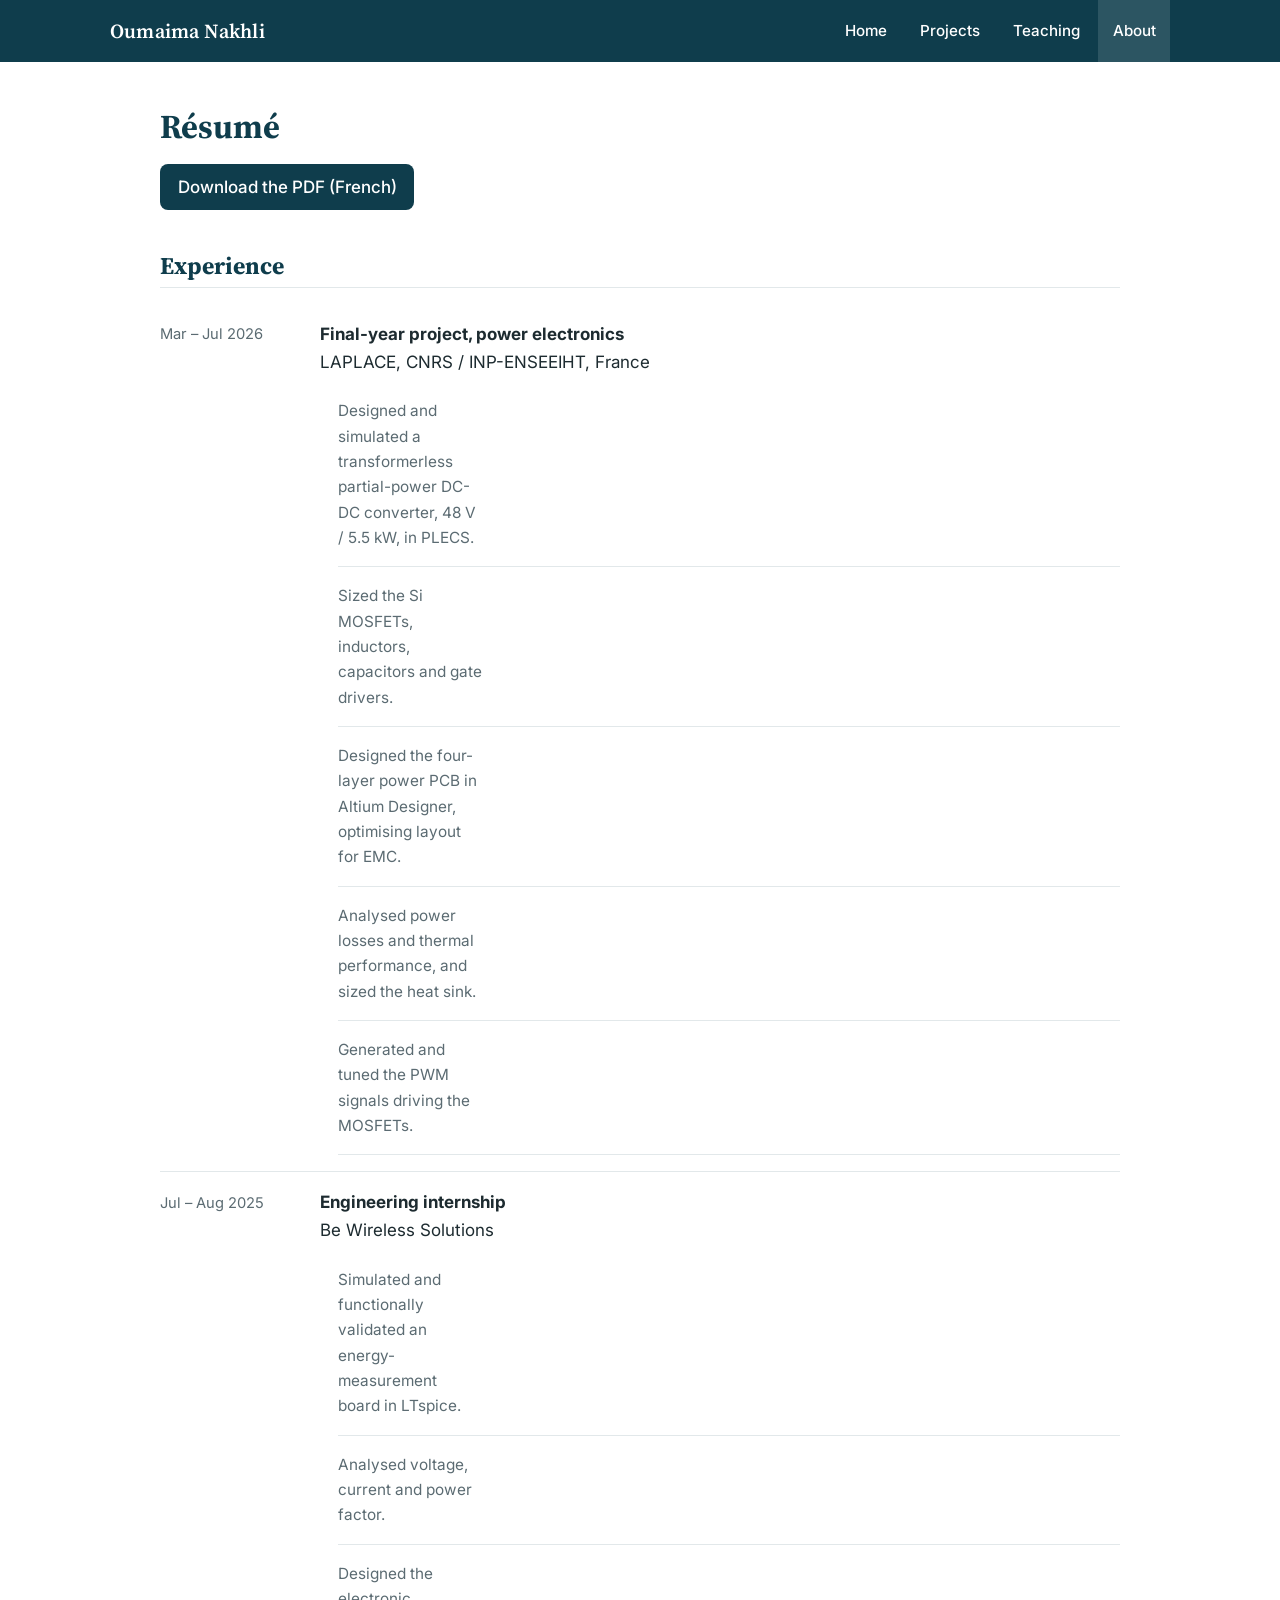
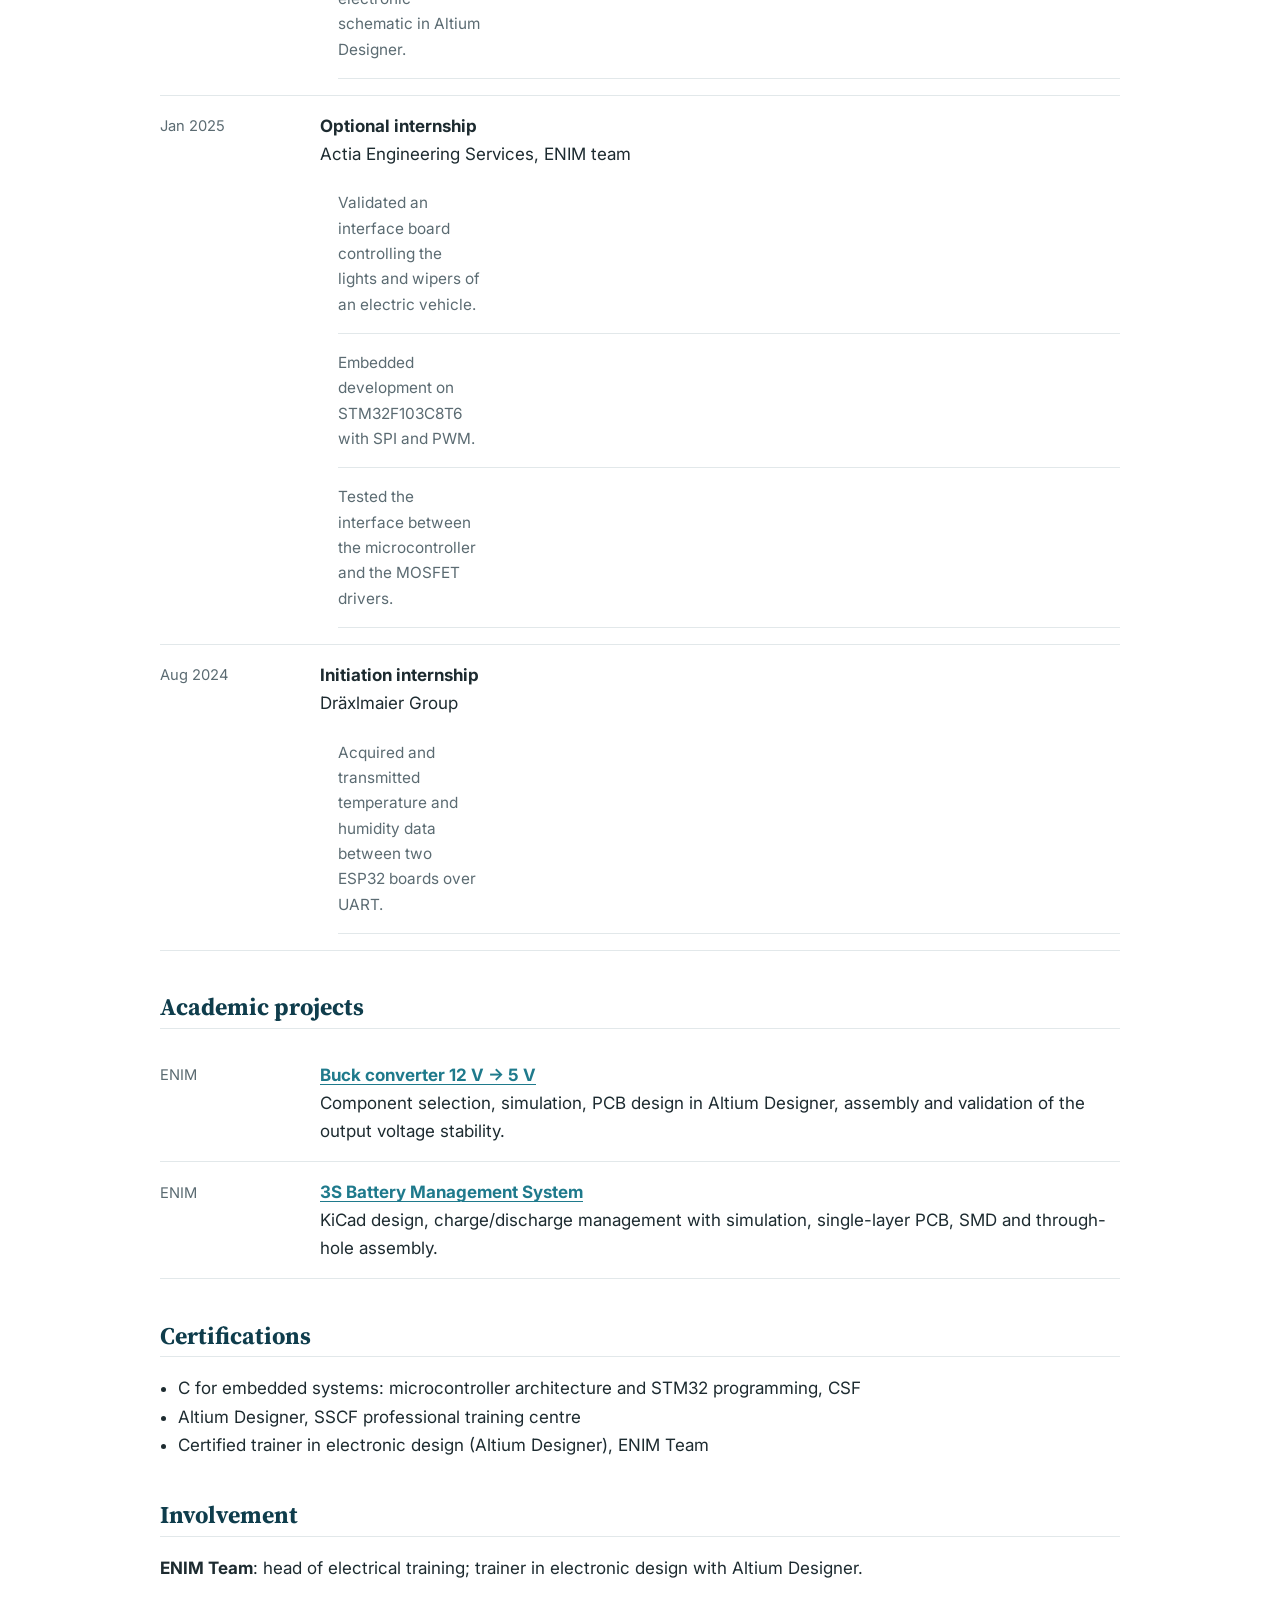
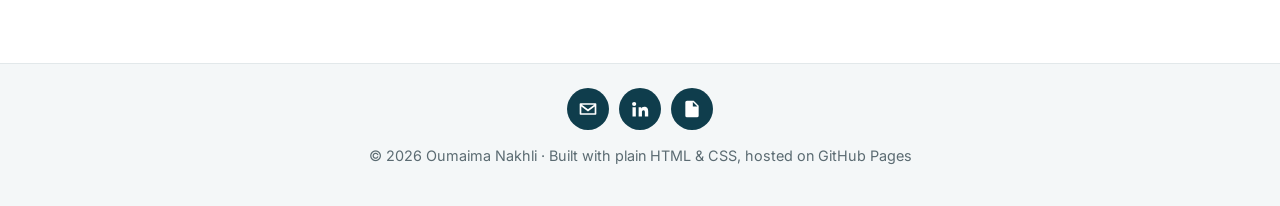
<file: about/resume.html>
<!DOCTYPE html>
<html lang="en">
<head>
<meta charset="utf-8">
<meta name="viewport" content="width=device-width, initial-scale=1">
<title>Résumé · Oumaima Nakhli</title>
<meta name="description" content="Résumé of Oumaima Nakhli: experience, projects, skills and certifications.">
<meta property="og:title" content="Résumé · Oumaima Nakhli">
<meta property="og:description" content="Résumé of Oumaima Nakhli: experience, projects, skills and certifications.">
<meta property="og:type" content="website">
<meta name="theme-color" content="#0f3d4c">
<link rel="preconnect" href="https://fonts.googleapis.com">
<link rel="preconnect" href="https://fonts.gstatic.com" crossorigin>
<link href="https://fonts.googleapis.com/css2?family=Source+Serif+4:opsz,wght@8..60,500;8..60,600&family=Inter:wght@400;500;600&display=swap" rel="stylesheet">
<link rel="stylesheet" href="../assets/css/style.css">
</head>
<body>
<a class="skip" href="#main">Skip to main content</a>
<header class="site-header">
  <div class="bar">
    <a class="brand" href="../index.html">Oumaima Nakhli</a>
    <button class="menu-btn" aria-label="Menu" aria-expanded="false" aria-controls="nav">
      <span></span><span></span><span></span>
    </button>
    <nav id="nav" aria-label="Main">
      <ul>
<li class=""><a href="../index.html">Home</a></li>
<li class="has-sub"><a href="../projects/index.html">Projects</a><ul class="sub"><li><a href="../projects/partial-power-converter.html">Partial-power converter</a></li><li><a href="../projects/buck-converter.html">Buck converter 12 V → 5 V</a></li><li><a href="../projects/bms-3s.html">3S Battery Management System</a></li></ul></li>
<li class=""><a href="../teaching.html">Teaching</a></li>
<li class="has-sub"><a href="../about/index.html" aria-current="page">About</a><ul class="sub"><li><a href="../about/biography.html">Biography</a></li><li><a href="../about/resume.html">Résumé</a></li><li><a href="../about/contact.html">Contact</a></li></ul></li>
      </ul>
    </nav>
  </div>
</header>
<main id="main" class="">

<h1>Résumé</h1>
<p><a class="btn" href="../assets/cv_oumaima_nakhli.pdf">Download the PDF (French)</a></p>

<h2>Experience</h2>
<ul class="timeline">
  <li><time>Mar – Jul 2026</time><div><strong>Final-year project, power electronics</strong><br>LAPLACE, CNRS / INP-ENSEEIHT, France
    <ul>
      <li>Designed and simulated a transformerless partial-power DC-DC converter, 48&nbsp;V / 5.5&nbsp;kW, in PLECS.</li>
      <li>Sized the Si MOSFETs, inductors, capacitors and gate drivers.</li>
      <li>Designed the four-layer power PCB in Altium Designer, optimising layout for EMC.</li>
      <li>Analysed power losses and thermal performance, and sized the heat sink.</li>
      <li>Generated and tuned the PWM signals driving the MOSFETs.</li>
    </ul></div></li>
  <li><time>Jul – Aug 2025</time><div><strong>Engineering internship</strong><br>Be Wireless Solutions
    <ul>
      <li>Simulated and functionally validated an energy-measurement board in LTspice.</li>
      <li>Analysed voltage, current and power factor.</li>
      <li>Designed the electronic schematic in Altium Designer.</li>
    </ul></div></li>
  <li><time>Jan 2025</time><div><strong>Optional internship</strong><br>Actia Engineering Services, ENIM team
    <ul>
      <li>Validated an interface board controlling the lights and wipers of an electric vehicle.</li>
      <li>Embedded development on STM32F103C8T6 with SPI and PWM.</li>
      <li>Tested the interface between the microcontroller and the MOSFET drivers.</li>
    </ul></div></li>
  <li><time>Aug 2024</time><div><strong>Initiation internship</strong><br>Dräxlmaier Group
    <ul><li>Acquired and transmitted temperature and humidity data between two ESP32 boards over UART.</li></ul></div></li>
</ul>

<h2>Academic projects</h2>
<ul class="timeline">
  <li><time>ENIM</time><div><strong><a href="../projects/buck-converter.html">Buck converter 12 V → 5 V</a></strong><br>Component selection, simulation, PCB design in Altium Designer, assembly and validation of the output voltage stability.</div></li>
  <li><time>ENIM</time><div><strong><a href="../projects/bms-3s.html">3S Battery Management System</a></strong><br>KiCad design, charge/discharge management with simulation, single-layer PCB, SMD and through-hole assembly.</div></li>
</ul>

<h2>Certifications</h2>
<ul class="plain">
  <li>C for embedded systems: microcontroller architecture and STM32 programming, CSF</li>
  <li>Altium Designer, SSCF professional training centre</li>
  <li>Certified trainer in electronic design (Altium Designer), ENIM Team</li>
</ul>

<h2>Involvement</h2>
<p><strong>ENIM Team</strong>: head of electrical training; trainer in electronic design with Altium Designer.</p>

</main>
<footer class="site-footer">
  <div class="inner">
    <ul class="social" aria-label="Links">
  <li><a href="mailto:oumaymanakhli95@gmail.com" title="Email"><svg viewBox="0 0 24 24" aria-hidden="true"><path d="M3 5h18a1 1 0 0 1 1 1v12a1 1 0 0 1-1 1H3a1 1 0 0 1-1-1V6a1 1 0 0 1 1-1zm1.6 2L12 12.4 19.4 7H4.6zM4 9.1V17h16V9.1l-8 5.8-8-5.8z"/></svg><span class="sr">Email</span></a></li>
  <li><a href="https://linkedin.com/in/oumayma-nakhli" title="LinkedIn" rel="me noopener"><svg viewBox="0 0 24 24" aria-hidden="true"><path d="M4.98 3.5A2.5 2.5 0 1 1 5 8.5a2.5 2.5 0 0 1-.02-5zM3 9.75h4V21H3V9.75zM9.5 9.75h3.8v1.54h.05c.53-1 1.82-2.05 3.75-2.05 4 0 4.75 2.63 4.75 6.05V21h-4v-4.9c0-1.17-.02-2.67-1.63-2.67-1.63 0-1.88 1.27-1.88 2.58V21h-4V9.75z"/></svg><span class="sr">LinkedIn</span></a></li>
  <li><a href="../assets/cv_oumaima_nakhli.pdf" title="Download CV (PDF)"><svg viewBox="0 0 24 24" aria-hidden="true"><path d="M6 2h8l6 6v12a2 2 0 0 1-2 2H6a2 2 0 0 1-2-2V4a2 2 0 0 1 2-2zm7 1.5V9h5.5L13 3.5zM7 13h10v1.6H7V13zm0 3.4h10V18H7v-1.6z"/></svg><span class="sr">CV (PDF)</span></a></li>
</ul>
    <p>© 2026 Oumaima Nakhli · Built with plain HTML &amp; CSS, hosted on GitHub Pages</p>
  </div>
</footer>
<script src="../assets/js/main.js"></script>
</body>
</html>
</file>
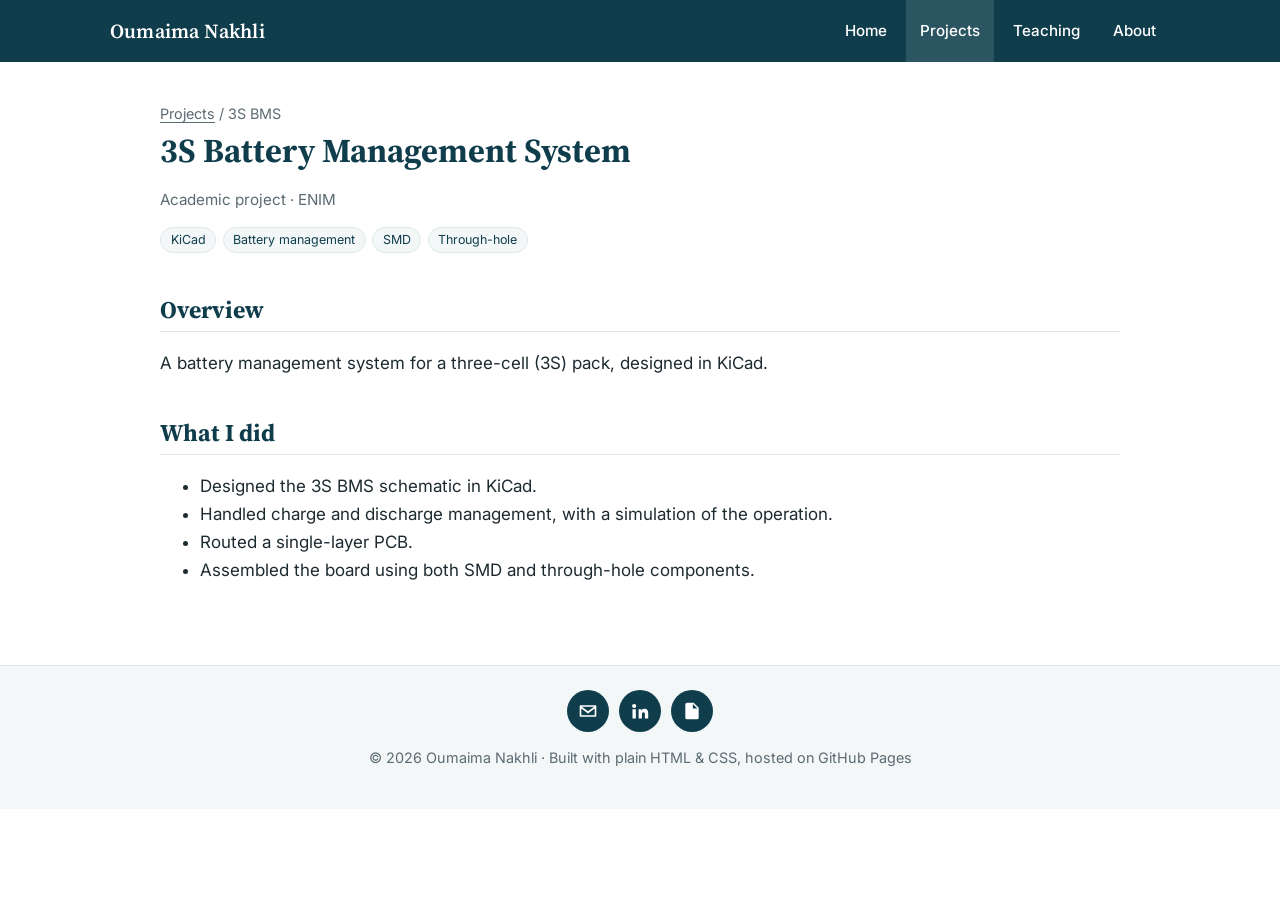
<file: projects/bms-3s.html>
<!DOCTYPE html>
<html lang="en">
<head>
<meta charset="utf-8">
<meta name="viewport" content="width=device-width, initial-scale=1">
<title>3S Battery Management System · Oumaima Nakhli</title>
<meta name="description" content="Design of a 3-cell battery management system in KiCad.">
<meta property="og:title" content="3S Battery Management System · Oumaima Nakhli">
<meta property="og:description" content="Design of a 3-cell battery management system in KiCad.">
<meta property="og:type" content="website">
<meta name="theme-color" content="#0f3d4c">
<link rel="preconnect" href="https://fonts.googleapis.com">
<link rel="preconnect" href="https://fonts.gstatic.com" crossorigin>
<link href="https://fonts.googleapis.com/css2?family=Source+Serif+4:opsz,wght@8..60,500;8..60,600&family=Inter:wght@400;500;600&display=swap" rel="stylesheet">
<link rel="stylesheet" href="../assets/css/style.css">
</head>
<body>
<a class="skip" href="#main">Skip to main content</a>
<header class="site-header">
  <div class="bar">
    <a class="brand" href="../index.html">Oumaima Nakhli</a>
    <button class="menu-btn" aria-label="Menu" aria-expanded="false" aria-controls="nav">
      <span></span><span></span><span></span>
    </button>
    <nav id="nav" aria-label="Main">
      <ul>
<li class=""><a href="../index.html">Home</a></li>
<li class="has-sub"><a href="../projects/index.html" aria-current="page">Projects</a><ul class="sub"><li><a href="../projects/partial-power-converter.html">Partial-power converter</a></li><li><a href="../projects/buck-converter.html">Buck converter 12 V → 5 V</a></li><li><a href="../projects/bms-3s.html">3S Battery Management System</a></li></ul></li>
<li class=""><a href="../teaching.html">Teaching</a></li>
<li class="has-sub"><a href="../about/index.html">About</a><ul class="sub"><li><a href="../about/biography.html">Biography</a></li><li><a href="../about/resume.html">Résumé</a></li><li><a href="../about/contact.html">Contact</a></li></ul></li>
      </ul>
    </nav>
  </div>
</header>
<main id="main" class="">

<p class="crumbs"><a href="index.html">Projects</a> / 3S BMS</p>
<h1>3S Battery Management System</h1>
<p class="meta">Academic project · ENIM</p>
<p class="tags"><span>KiCad</span><span>Battery management</span><span>SMD</span><span>Through-hole</span></p>
<h2>Overview</h2>
<p>A battery management system for a three-cell (3S) pack, designed in KiCad.</p>
<h2>What I did</h2>
<ul>
  <li>Designed the 3S BMS schematic in KiCad.</li>
  <li>Handled charge and discharge management, with a simulation of the operation.</li>
  <li>Routed a single-layer PCB.</li>
  <li>Assembled the board using both SMD and through-hole components.</li>
</ul>

</main>
<footer class="site-footer">
  <div class="inner">
    <ul class="social" aria-label="Links">
  <li><a href="mailto:oumaymanakhli95@gmail.com" title="Email"><svg viewBox="0 0 24 24" aria-hidden="true"><path d="M3 5h18a1 1 0 0 1 1 1v12a1 1 0 0 1-1 1H3a1 1 0 0 1-1-1V6a1 1 0 0 1 1-1zm1.6 2L12 12.4 19.4 7H4.6zM4 9.1V17h16V9.1l-8 5.8-8-5.8z"/></svg><span class="sr">Email</span></a></li>
  <li><a href="https://linkedin.com/in/oumayma-nakhli" title="LinkedIn" rel="me noopener"><svg viewBox="0 0 24 24" aria-hidden="true"><path d="M4.98 3.5A2.5 2.5 0 1 1 5 8.5a2.5 2.5 0 0 1-.02-5zM3 9.75h4V21H3V9.75zM9.5 9.75h3.8v1.54h.05c.53-1 1.82-2.05 3.75-2.05 4 0 4.75 2.63 4.75 6.05V21h-4v-4.9c0-1.17-.02-2.67-1.63-2.67-1.63 0-1.88 1.27-1.88 2.58V21h-4V9.75z"/></svg><span class="sr">LinkedIn</span></a></li>
  <li><a href="../assets/cv_oumaima_nakhli.pdf" title="Download CV (PDF)"><svg viewBox="0 0 24 24" aria-hidden="true"><path d="M6 2h8l6 6v12a2 2 0 0 1-2 2H6a2 2 0 0 1-2-2V4a2 2 0 0 1 2-2zm7 1.5V9h5.5L13 3.5zM7 13h10v1.6H7V13zm0 3.4h10V18H7v-1.6z"/></svg><span class="sr">CV (PDF)</span></a></li>
</ul>
    <p>© 2026 Oumaima Nakhli · Built with plain HTML &amp; CSS, hosted on GitHub Pages</p>
  </div>
</footer>
<script src="../assets/js/main.js"></script>
</body>
</html>
</file>
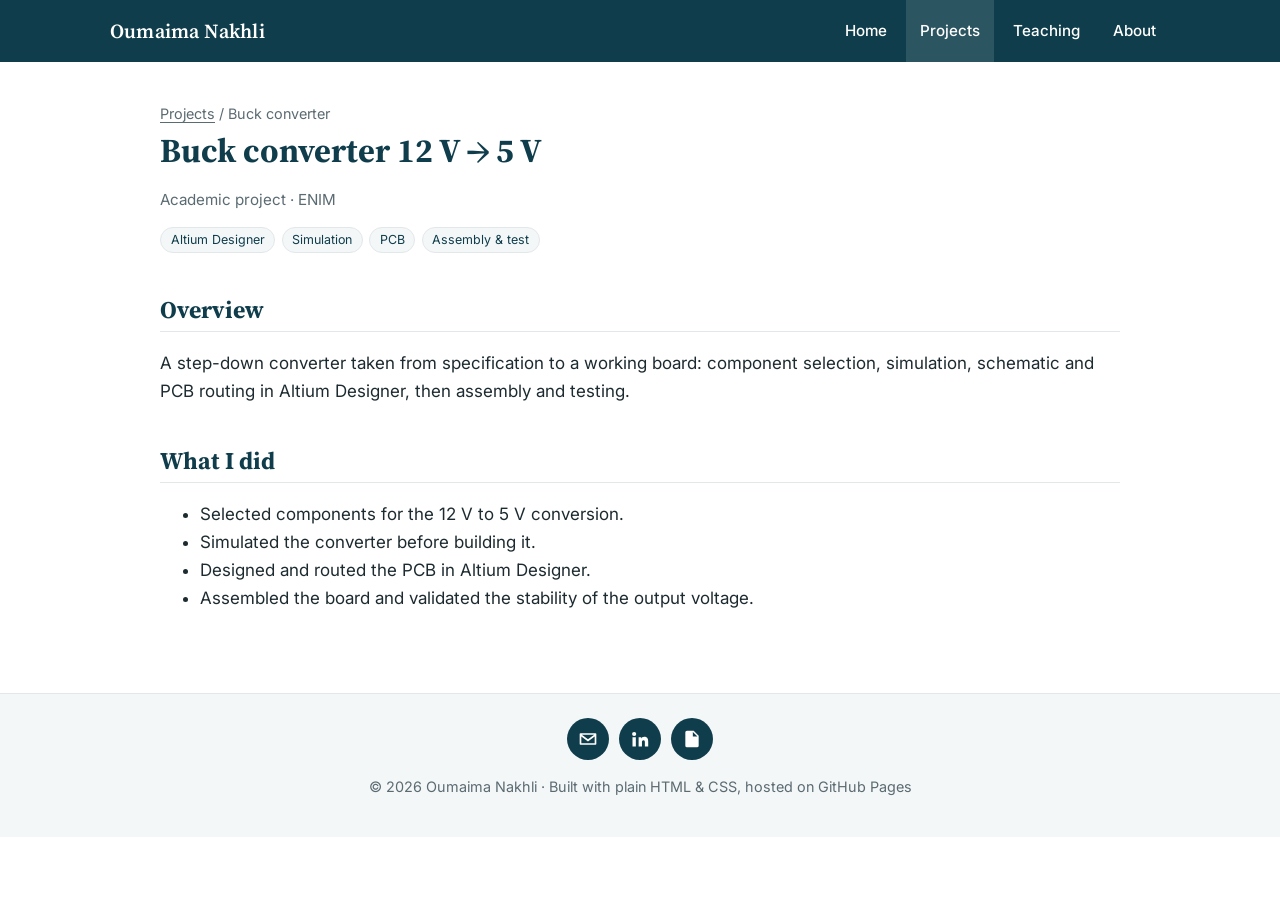
<file: projects/buck-converter.html>
<!DOCTYPE html>
<html lang="en">
<head>
<meta charset="utf-8">
<meta name="viewport" content="width=device-width, initial-scale=1">
<title>Buck converter 12 V to 5 V · Oumaima Nakhli</title>
<meta name="description" content="Design, PCB and validation of a 12 V to 5 V buck converter.">
<meta property="og:title" content="Buck converter 12 V to 5 V · Oumaima Nakhli">
<meta property="og:description" content="Design, PCB and validation of a 12 V to 5 V buck converter.">
<meta property="og:type" content="website">
<meta name="theme-color" content="#0f3d4c">
<link rel="preconnect" href="https://fonts.googleapis.com">
<link rel="preconnect" href="https://fonts.gstatic.com" crossorigin>
<link href="https://fonts.googleapis.com/css2?family=Source+Serif+4:opsz,wght@8..60,500;8..60,600&family=Inter:wght@400;500;600&display=swap" rel="stylesheet">
<link rel="stylesheet" href="../assets/css/style.css">
</head>
<body>
<a class="skip" href="#main">Skip to main content</a>
<header class="site-header">
  <div class="bar">
    <a class="brand" href="../index.html">Oumaima Nakhli</a>
    <button class="menu-btn" aria-label="Menu" aria-expanded="false" aria-controls="nav">
      <span></span><span></span><span></span>
    </button>
    <nav id="nav" aria-label="Main">
      <ul>
<li class=""><a href="../index.html">Home</a></li>
<li class="has-sub"><a href="../projects/index.html" aria-current="page">Projects</a><ul class="sub"><li><a href="../projects/partial-power-converter.html">Partial-power converter</a></li><li><a href="../projects/buck-converter.html">Buck converter 12 V → 5 V</a></li><li><a href="../projects/bms-3s.html">3S Battery Management System</a></li></ul></li>
<li class=""><a href="../teaching.html">Teaching</a></li>
<li class="has-sub"><a href="../about/index.html">About</a><ul class="sub"><li><a href="../about/biography.html">Biography</a></li><li><a href="../about/resume.html">Résumé</a></li><li><a href="../about/contact.html">Contact</a></li></ul></li>
      </ul>
    </nav>
  </div>
</header>
<main id="main" class="">

<p class="crumbs"><a href="index.html">Projects</a> / Buck converter</p>
<h1>Buck converter 12&nbsp;V → 5&nbsp;V</h1>
<p class="meta">Academic project · ENIM</p>
<p class="tags"><span>Altium Designer</span><span>Simulation</span><span>PCB</span><span>Assembly &amp; test</span></p>
<h2>Overview</h2>
<p>A step-down converter taken from specification to a working board: component selection, simulation,
schematic and PCB routing in Altium Designer, then assembly and testing.</p>
<h2>What I did</h2>
<ul>
  <li>Selected components for the 12&nbsp;V to 5&nbsp;V conversion.</li>
  <li>Simulated the converter before building it.</li>
  <li>Designed and routed the PCB in Altium Designer.</li>
  <li>Assembled the board and validated the stability of the output voltage.</li>
</ul>

</main>
<footer class="site-footer">
  <div class="inner">
    <ul class="social" aria-label="Links">
  <li><a href="mailto:oumaymanakhli95@gmail.com" title="Email"><svg viewBox="0 0 24 24" aria-hidden="true"><path d="M3 5h18a1 1 0 0 1 1 1v12a1 1 0 0 1-1 1H3a1 1 0 0 1-1-1V6a1 1 0 0 1 1-1zm1.6 2L12 12.4 19.4 7H4.6zM4 9.1V17h16V9.1l-8 5.8-8-5.8z"/></svg><span class="sr">Email</span></a></li>
  <li><a href="https://linkedin.com/in/oumayma-nakhli" title="LinkedIn" rel="me noopener"><svg viewBox="0 0 24 24" aria-hidden="true"><path d="M4.98 3.5A2.5 2.5 0 1 1 5 8.5a2.5 2.5 0 0 1-.02-5zM3 9.75h4V21H3V9.75zM9.5 9.75h3.8v1.54h.05c.53-1 1.82-2.05 3.75-2.05 4 0 4.75 2.63 4.75 6.05V21h-4v-4.9c0-1.17-.02-2.67-1.63-2.67-1.63 0-1.88 1.27-1.88 2.58V21h-4V9.75z"/></svg><span class="sr">LinkedIn</span></a></li>
  <li><a href="../assets/cv_oumaima_nakhli.pdf" title="Download CV (PDF)"><svg viewBox="0 0 24 24" aria-hidden="true"><path d="M6 2h8l6 6v12a2 2 0 0 1-2 2H6a2 2 0 0 1-2-2V4a2 2 0 0 1 2-2zm7 1.5V9h5.5L13 3.5zM7 13h10v1.6H7V13zm0 3.4h10V18H7v-1.6z"/></svg><span class="sr">CV (PDF)</span></a></li>
</ul>
    <p>© 2026 Oumaima Nakhli · Built with plain HTML &amp; CSS, hosted on GitHub Pages</p>
  </div>
</footer>
<script src="../assets/js/main.js"></script>
</body>
</html>
</file>
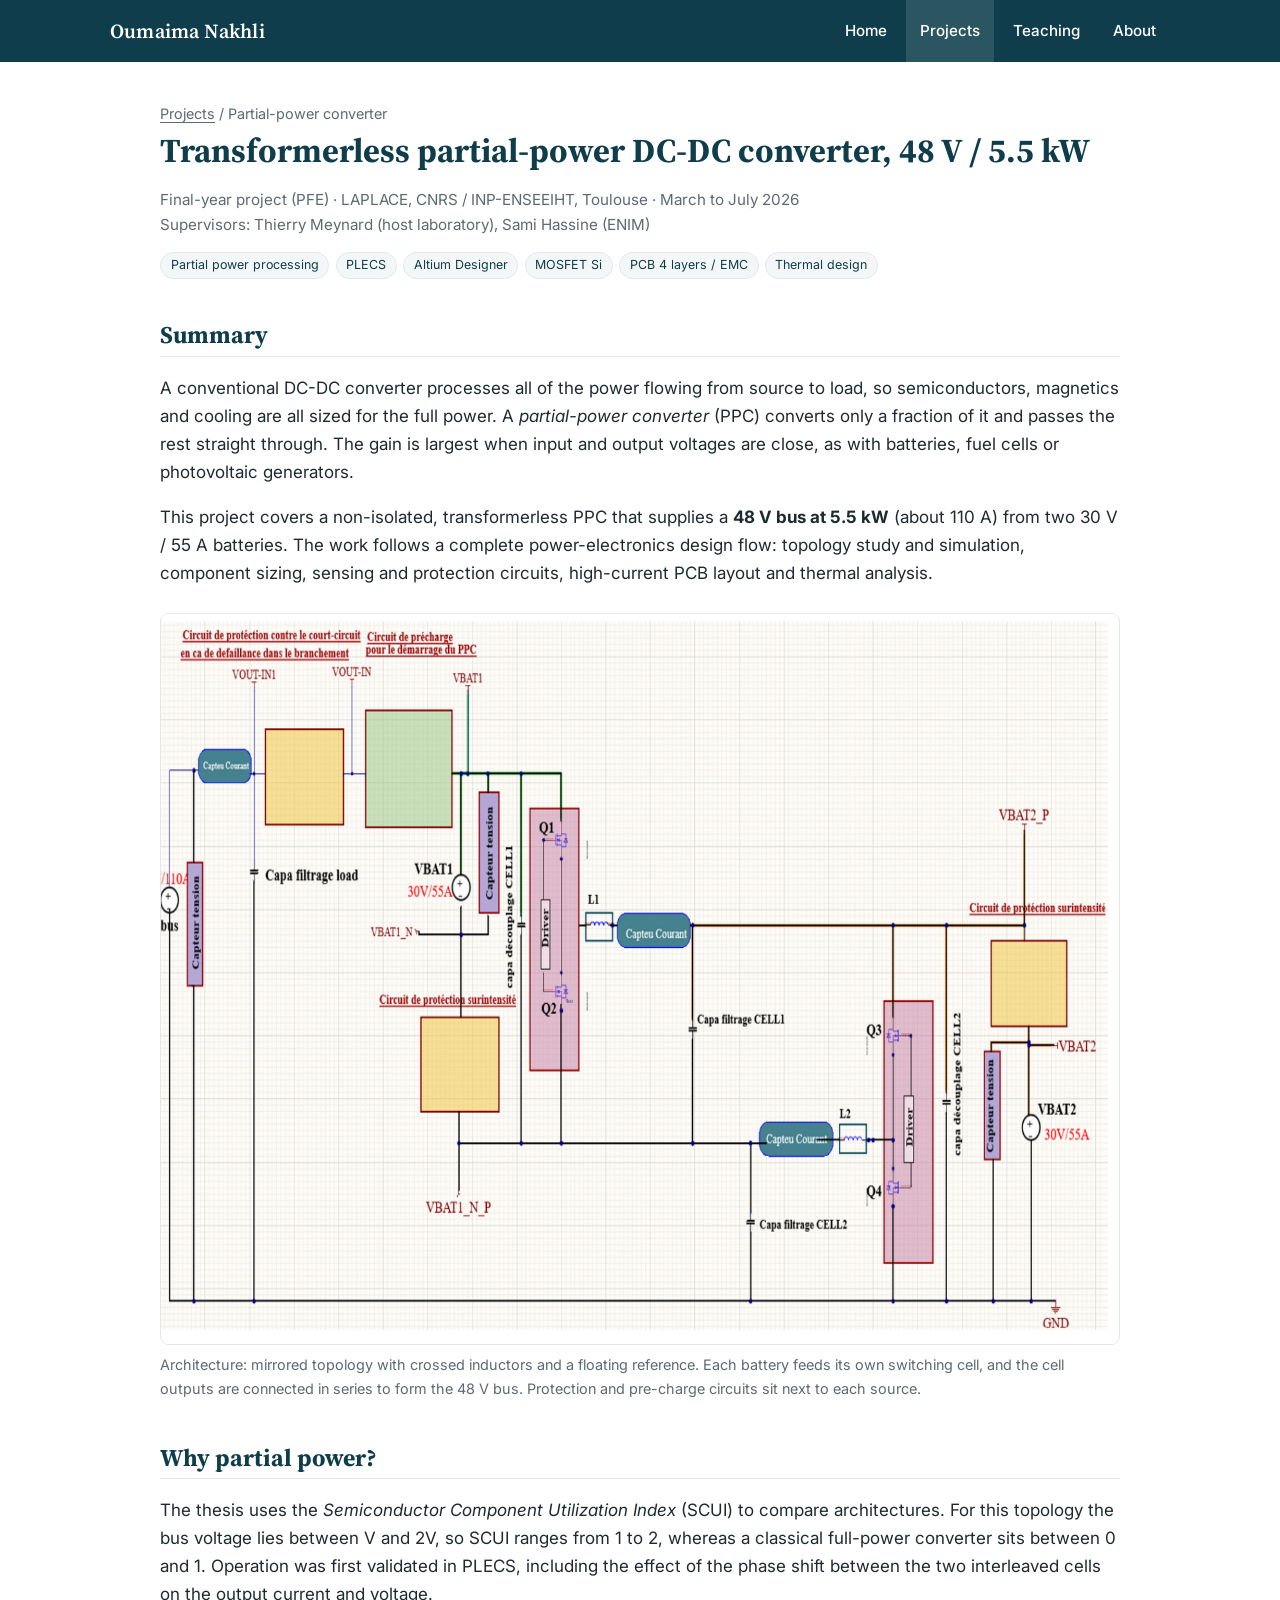
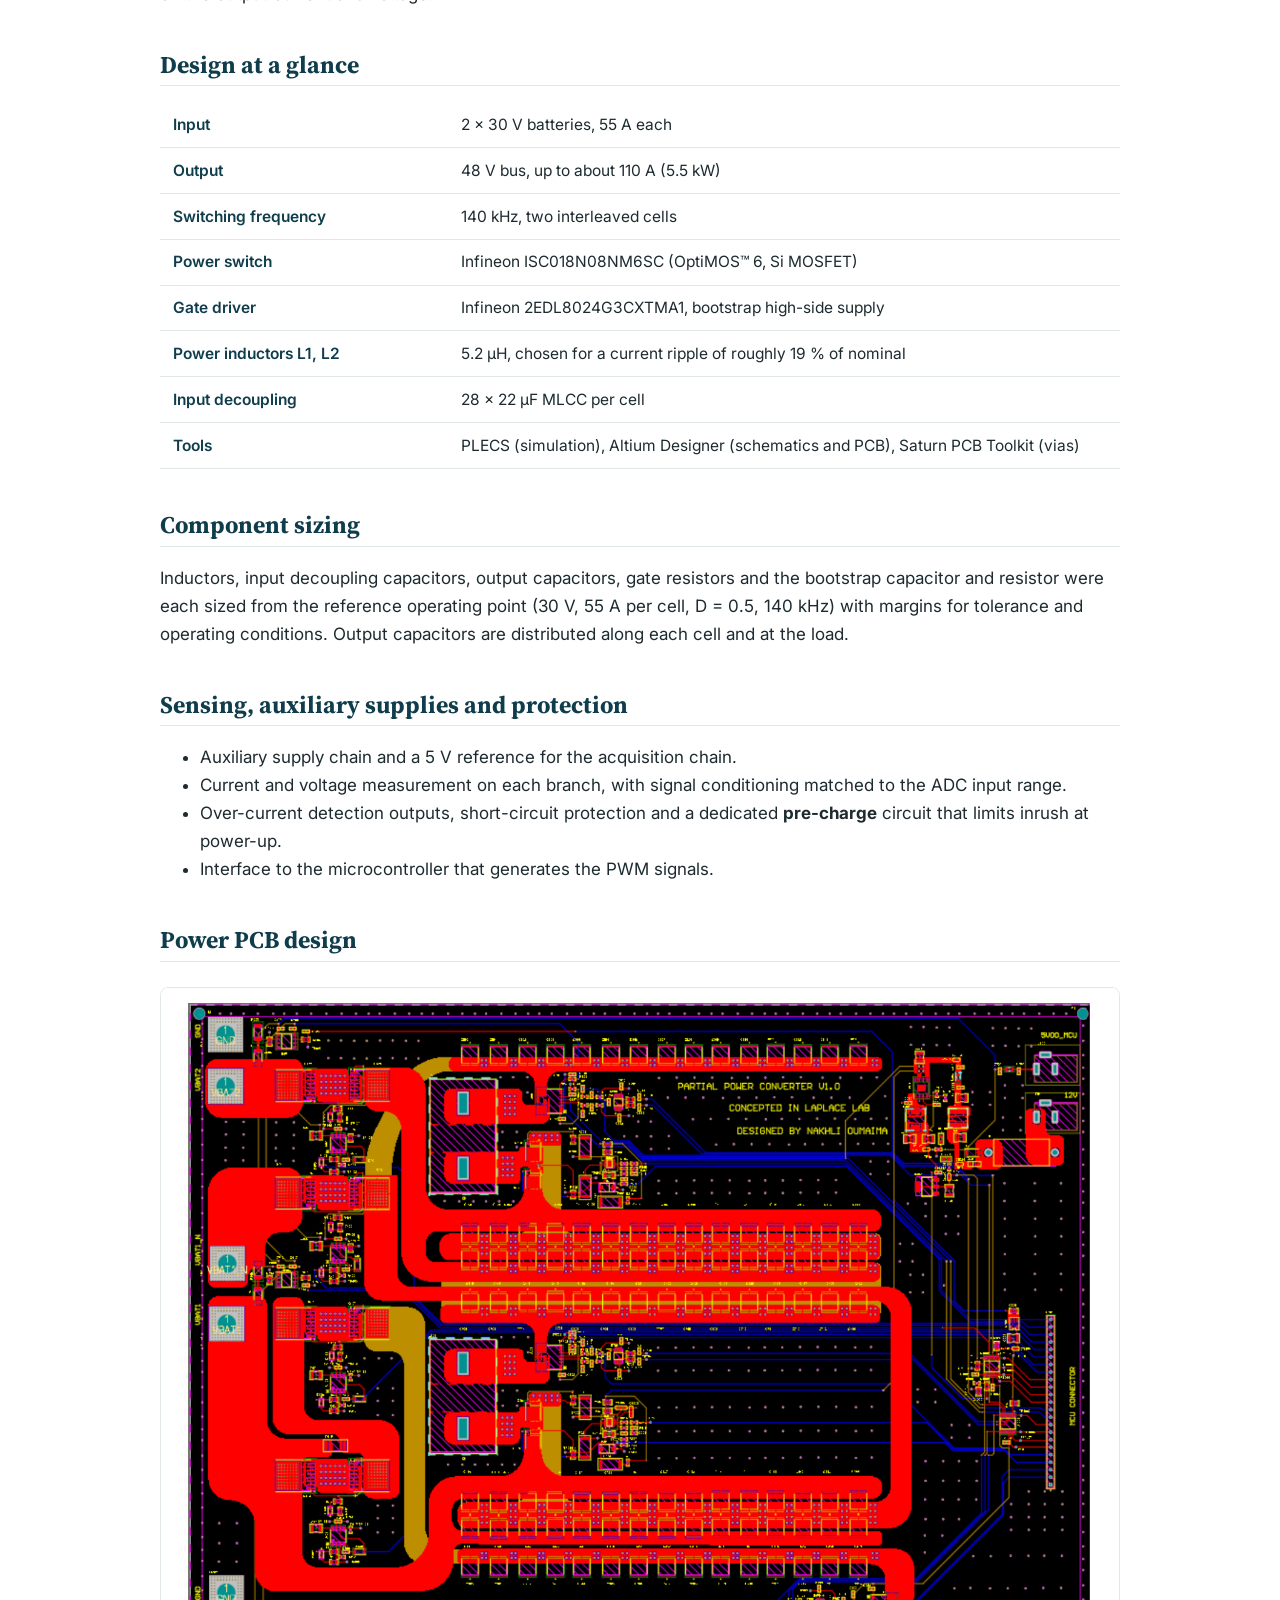
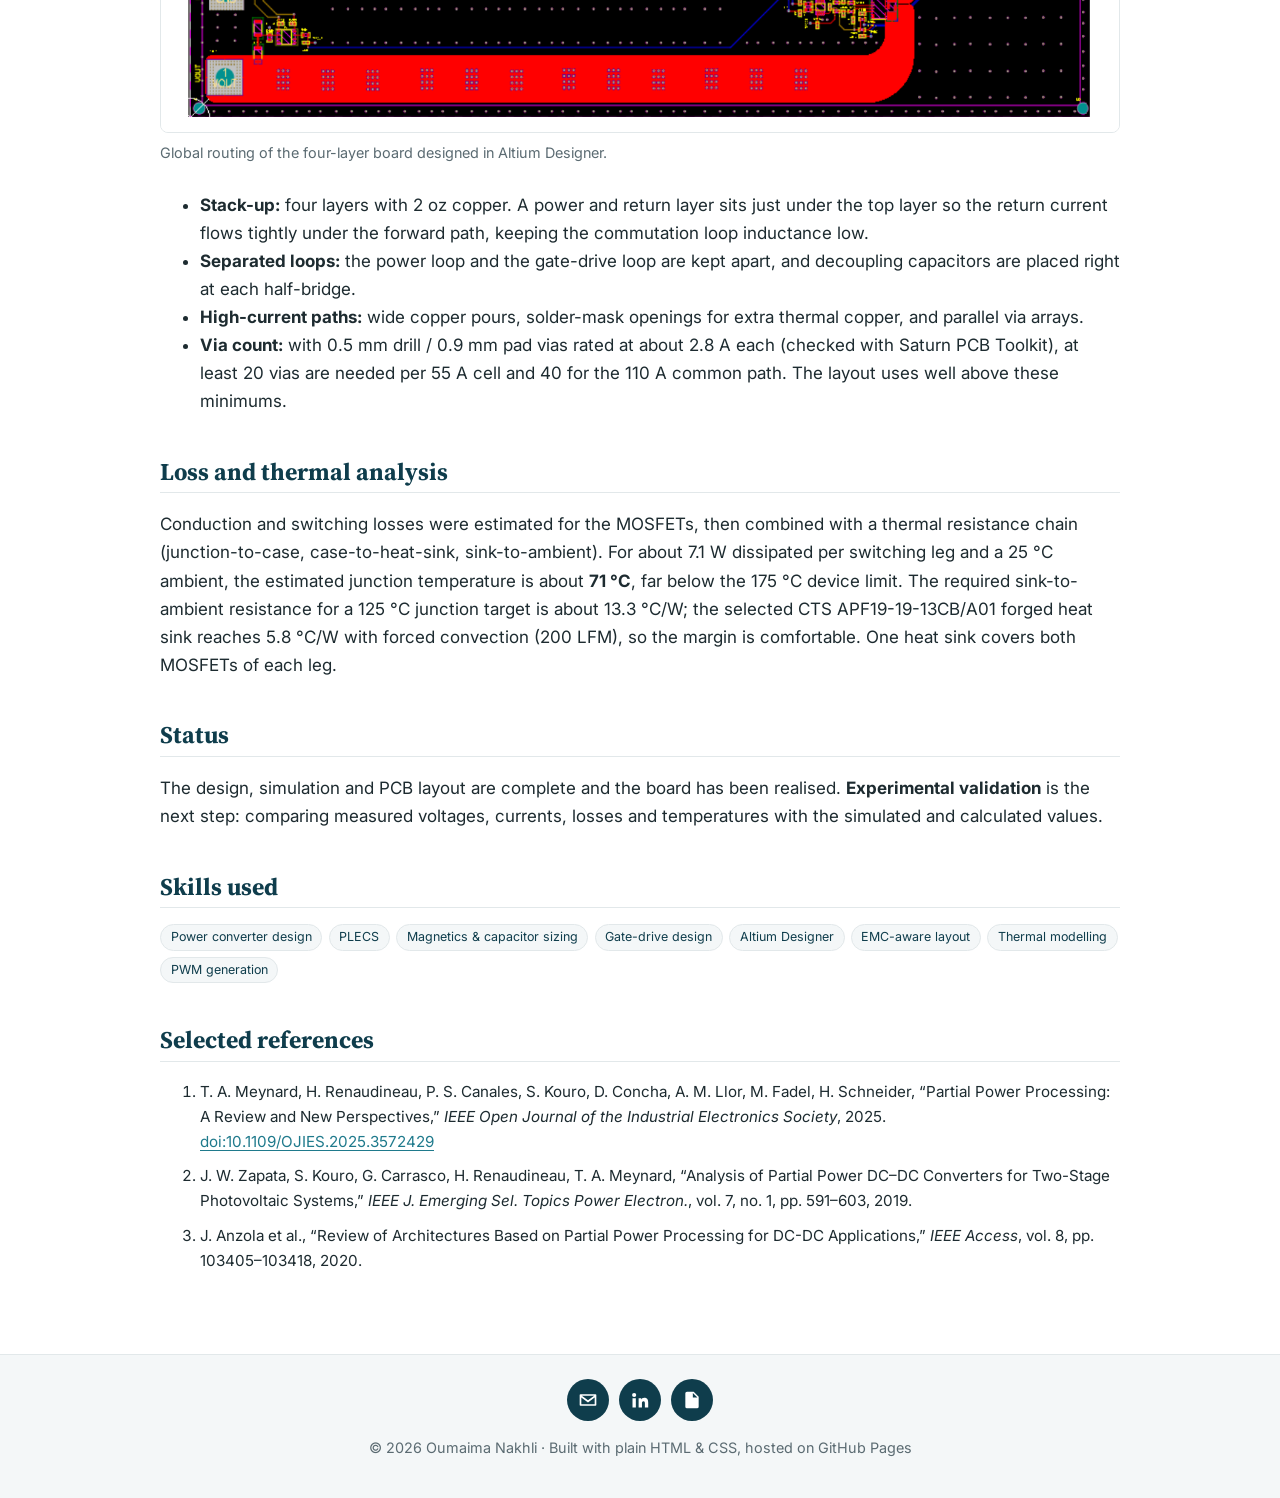
<file: projects/partial-power-converter.html>
<!DOCTYPE html>
<html lang="en">
<head>
<meta charset="utf-8">
<meta name="viewport" content="width=device-width, initial-scale=1">
<title>Partial-power DC-DC converter 48 V / 5.5 kW · Oumaima Nakhli</title>
<meta name="description" content="Final-year project at LAPLACE: design, simulation, PCB and thermal analysis of a transformerless partial-power 48 V / 5.5 kW DC-DC converter.">
<meta property="og:title" content="Partial-power DC-DC converter 48 V / 5.5 kW · Oumaima Nakhli">
<meta property="og:description" content="Final-year project at LAPLACE: design, simulation, PCB and thermal analysis of a transformerless partial-power 48 V / 5.5 kW DC-DC converter.">
<meta property="og:type" content="website">
<meta name="theme-color" content="#0f3d4c">
<link rel="preconnect" href="https://fonts.googleapis.com">
<link rel="preconnect" href="https://fonts.gstatic.com" crossorigin>
<link href="https://fonts.googleapis.com/css2?family=Source+Serif+4:opsz,wght@8..60,500;8..60,600&family=Inter:wght@400;500;600&display=swap" rel="stylesheet">
<link rel="stylesheet" href="../assets/css/style.css">
</head>
<body>
<a class="skip" href="#main">Skip to main content</a>
<header class="site-header">
  <div class="bar">
    <a class="brand" href="../index.html">Oumaima Nakhli</a>
    <button class="menu-btn" aria-label="Menu" aria-expanded="false" aria-controls="nav">
      <span></span><span></span><span></span>
    </button>
    <nav id="nav" aria-label="Main">
      <ul>
<li class=""><a href="../index.html">Home</a></li>
<li class="has-sub"><a href="../projects/index.html" aria-current="page">Projects</a><ul class="sub"><li><a href="../projects/partial-power-converter.html">Partial-power converter</a></li><li><a href="../projects/buck-converter.html">Buck converter 12 V → 5 V</a></li><li><a href="../projects/bms-3s.html">3S Battery Management System</a></li></ul></li>
<li class=""><a href="../teaching.html">Teaching</a></li>
<li class="has-sub"><a href="../about/index.html">About</a><ul class="sub"><li><a href="../about/biography.html">Biography</a></li><li><a href="../about/resume.html">Résumé</a></li><li><a href="../about/contact.html">Contact</a></li></ul></li>
      </ul>
    </nav>
  </div>
</header>
<main id="main" class="">

<p class="crumbs"><a href="index.html">Projects</a> / Partial-power converter</p>
<h1>Transformerless partial-power DC-DC converter, 48&nbsp;V / 5.5&nbsp;kW</h1>
<p class="meta">Final-year project (PFE) · LAPLACE, CNRS / INP-ENSEEIHT, Toulouse · March to July 2026<br>
Supervisors: Thierry Meynard (host laboratory), Sami Hassine (ENIM)</p>
<p class="tags"><span>Partial power processing</span><span>PLECS</span><span>Altium Designer</span><span>MOSFET Si</span><span>PCB 4 layers / EMC</span><span>Thermal design</span></p>

<h2>Summary</h2>
<p>A conventional DC-DC converter processes all of the power flowing from source to load, so semiconductors, magnetics
and cooling are all sized for the full power. A <em>partial-power converter</em> (PPC) converts only a fraction of it and
passes the rest straight through. The gain is largest when input and output voltages are close, as with batteries, fuel
cells or photovoltaic generators.</p>
<p>This project covers a non-isolated, transformerless PPC that supplies a <strong>48&nbsp;V bus at 5.5&nbsp;kW</strong> (about 110&nbsp;A) from
two 30&nbsp;V / 55&nbsp;A batteries. The work follows a complete power-electronics design flow: topology study and simulation,
component sizing, sensing and protection circuits, high-current PCB layout and thermal analysis.</p>

<figure>
  <img src="../assets/img/topology.png" alt="Schematic of the converter: two switching cells, one per battery, with outputs in series">
  <figcaption>Architecture: mirrored topology with crossed inductors and a floating reference. Each battery feeds its own switching cell, and the cell outputs are connected in series to form the 48&nbsp;V bus. Protection and pre-charge circuits sit next to each source.</figcaption>
</figure>

<h2>Why partial power?</h2>
<p>The thesis uses the <em>Semiconductor Component Utilization Index</em> (SCUI) to compare architectures. For this topology the
bus voltage lies between V and 2V, so SCUI ranges from 1 to 2, whereas a classical full-power converter sits between 0 and 1.
Operation was first validated in PLECS, including the effect of the phase shift between the two interleaved cells on the
output current and voltage.</p>

<h2>Design at a glance</h2>
<div class="table-wrap">
<table>
  <tbody>
    <tr><th>Input</th><td>2 × 30&nbsp;V batteries, 55&nbsp;A each</td></tr>
    <tr><th>Output</th><td>48&nbsp;V bus, up to about 110&nbsp;A (5.5&nbsp;kW)</td></tr>
    <tr><th>Switching frequency</th><td>140&nbsp;kHz, two interleaved cells</td></tr>
    <tr><th>Power switch</th><td>Infineon ISC018N08NM6SC (OptiMOS™ 6, Si MOSFET)</td></tr>
    <tr><th>Gate driver</th><td>Infineon 2EDL8024G3CXTMA1, bootstrap high-side supply</td></tr>
    <tr><th>Power inductors L1, L2</th><td>5.2&nbsp;µH, chosen for a current ripple of roughly 19&nbsp;% of nominal</td></tr>
    <tr><th>Input decoupling</th><td>28 × 22&nbsp;µF MLCC per cell</td></tr>
    <tr><th>Tools</th><td>PLECS (simulation), Altium Designer (schematics and PCB), Saturn PCB Toolkit (vias)</td></tr>
  </tbody>
</table>
</div>

<h2>Component sizing</h2>
<p>Inductors, input decoupling capacitors, output capacitors, gate resistors and the bootstrap capacitor and resistor
were each sized from the reference operating point (30&nbsp;V, 55&nbsp;A per cell, D&nbsp;=&nbsp;0.5, 140&nbsp;kHz) with margins for tolerance and
operating conditions. Output capacitors are distributed along each cell and at the load.</p>

<h2>Sensing, auxiliary supplies and protection</h2>
<ul>
  <li>Auxiliary supply chain and a 5&nbsp;V reference for the acquisition chain.</li>
  <li>Current and voltage measurement on each branch, with signal conditioning matched to the ADC input range.</li>
  <li>Over-current detection outputs, short-circuit protection and a dedicated <strong>pre-charge</strong> circuit that limits inrush at power-up.</li>
  <li>Interface to the microcontroller that generates the PWM signals.</li>
</ul>

<h2>Power PCB design</h2>
<figure>
  <img src="../assets/img/pcb-layout.png" alt="Routed four-layer power PCB with large copper areas and via arrays" loading="lazy">
  <figcaption>Global routing of the four-layer board designed in Altium Designer.</figcaption>
</figure>
<ul>
  <li><strong>Stack-up:</strong> four layers with 2&nbsp;oz copper. A power and return layer sits just under the top layer so the return current flows tightly under the forward path, keeping the commutation loop inductance low.</li>
  <li><strong>Separated loops:</strong> the power loop and the gate-drive loop are kept apart, and decoupling capacitors are placed right at each half-bridge.</li>
  <li><strong>High-current paths:</strong> wide copper pours, solder-mask openings for extra thermal copper, and parallel via arrays.</li>
  <li><strong>Via count:</strong> with 0.5&nbsp;mm drill / 0.9&nbsp;mm pad vias rated at about 2.8&nbsp;A each (checked with Saturn PCB Toolkit), at least 20 vias are needed per 55&nbsp;A cell and 40 for the 110&nbsp;A common path. The layout uses well above these minimums.</li>
</ul>

<h2>Loss and thermal analysis</h2>
<p>Conduction and switching losses were estimated for the MOSFETs, then combined with a thermal resistance chain
(junction-to-case, case-to-heat-sink, sink-to-ambient). For about 7.1&nbsp;W dissipated per switching leg and a 25&nbsp;°C ambient, the
estimated junction temperature is about <strong>71&nbsp;°C</strong>, far below the 175&nbsp;°C device limit. The required sink-to-ambient
resistance for a 125&nbsp;°C junction target is about 13.3&nbsp;°C/W; the selected CTS APF19-19-13CB/A01 forged heat sink reaches
5.8&nbsp;°C/W with forced convection (200&nbsp;LFM), so the margin is comfortable. One heat sink covers both MOSFETs of each leg.</p>

<h2>Status</h2>
<p>The design, simulation and PCB layout are complete and the board has been realised. <strong>Experimental validation</strong> is the next
step: comparing measured voltages, currents, losses and temperatures with the simulated and calculated values.</p>

<h2>Skills used</h2>
<p class="tags"><span>Power converter design</span><span>PLECS</span><span>Magnetics &amp; capacitor sizing</span><span>Gate-drive design</span><span>Altium Designer</span><span>EMC-aware layout</span><span>Thermal modelling</span><span>PWM generation</span></p>

<h2>Selected references</h2>
<ol class="refs">
  <li>T. A. Meynard, H. Renaudineau, P. S. Canales, S. Kouro, D. Concha, A. M. Llor, M. Fadel, H. Schneider, “Partial Power Processing: A Review and New Perspectives,” <em>IEEE Open Journal of the Industrial Electronics Society</em>, 2025. <a href="https://doi.org/10.1109/OJIES.2025.3572429" rel="noopener">doi:10.1109/OJIES.2025.3572429</a></li>
  <li>J. W. Zapata, S. Kouro, G. Carrasco, H. Renaudineau, T. A. Meynard, “Analysis of Partial Power DC–DC Converters for Two-Stage Photovoltaic Systems,” <em>IEEE J. Emerging Sel. Topics Power Electron.</em>, vol. 7, no. 1, pp. 591–603, 2019.</li>
  <li>J. Anzola et al., “Review of Architectures Based on Partial Power Processing for DC-DC Applications,” <em>IEEE Access</em>, vol. 8, pp. 103405–103418, 2020.</li>
</ol>

</main>
<footer class="site-footer">
  <div class="inner">
    <ul class="social" aria-label="Links">
  <li><a href="mailto:oumaymanakhli95@gmail.com" title="Email"><svg viewBox="0 0 24 24" aria-hidden="true"><path d="M3 5h18a1 1 0 0 1 1 1v12a1 1 0 0 1-1 1H3a1 1 0 0 1-1-1V6a1 1 0 0 1 1-1zm1.6 2L12 12.4 19.4 7H4.6zM4 9.1V17h16V9.1l-8 5.8-8-5.8z"/></svg><span class="sr">Email</span></a></li>
  <li><a href="https://linkedin.com/in/oumayma-nakhli" title="LinkedIn" rel="me noopener"><svg viewBox="0 0 24 24" aria-hidden="true"><path d="M4.98 3.5A2.5 2.5 0 1 1 5 8.5a2.5 2.5 0 0 1-.02-5zM3 9.75h4V21H3V9.75zM9.5 9.75h3.8v1.54h.05c.53-1 1.82-2.05 3.75-2.05 4 0 4.75 2.63 4.75 6.05V21h-4v-4.9c0-1.17-.02-2.67-1.63-2.67-1.63 0-1.88 1.27-1.88 2.58V21h-4V9.75z"/></svg><span class="sr">LinkedIn</span></a></li>
  <li><a href="../assets/cv_oumaima_nakhli.pdf" title="Download CV (PDF)"><svg viewBox="0 0 24 24" aria-hidden="true"><path d="M6 2h8l6 6v12a2 2 0 0 1-2 2H6a2 2 0 0 1-2-2V4a2 2 0 0 1 2-2zm7 1.5V9h5.5L13 3.5zM7 13h10v1.6H7V13zm0 3.4h10V18H7v-1.6z"/></svg><span class="sr">CV (PDF)</span></a></li>
</ul>
    <p>© 2026 Oumaima Nakhli · Built with plain HTML &amp; CSS, hosted on GitHub Pages</p>
  </div>
</footer>
<script src="../assets/js/main.js"></script>
</body>
</html>
</file>
<file: assets/css/style.css>
:root{
  --bg:#ffffff; --fg:#1d2b30; --muted:#5b6b72; --accent:#0f3d4c; --accent-2:#1f7a8c;
  --line:#e2e8ea; --soft:#f4f7f8; --card:#ffffff; --shadow:0 1px 2px rgba(15,61,76,.06),0 6px 20px rgba(15,61,76,.06);
  --serif:"Source Serif 4",Georgia,"Times New Roman",serif;
  --sans:Inter,system-ui,-apple-system,"Segoe UI",Roboto,Helvetica,Arial,sans-serif;
}
@media (prefers-color-scheme:dark){
  :root{--bg:#10181b;--fg:#e6eef0;--muted:#9fb1b7;--accent:#7cc4d4;--accent-2:#7cc4d4;--line:#24343a;--soft:#172226;--card:#142024;--shadow:none}
}
*{box-sizing:border-box}
html{scroll-behavior:smooth}
body{margin:0;background:var(--bg);color:var(--fg);font:17px/1.65 var(--sans);-webkit-font-smoothing:antialiased}
a{color:var(--accent-2);text-decoration-thickness:1px;text-underline-offset:3px}
a:hover{color:var(--accent)}
img{max-width:100%;height:auto;display:block}
.sr{position:absolute;width:1px;height:1px;overflow:hidden;clip:rect(0 0 0 0);white-space:nowrap}
.skip{position:absolute;left:-999px;top:0;background:var(--accent);color:#fff;padding:.5rem 1rem;z-index:100}
.skip:focus{left:0}

/* header */
.site-header{position:sticky;top:0;z-index:50;background:var(--accent);color:#fff}
@media (prefers-color-scheme:dark){.site-header{background:#0b1417;border-bottom:1px solid var(--line)}}
.bar{max-width:1100px;margin:0 auto;padding:0 1.25rem;display:flex;align-items:center;justify-content:space-between;min-height:60px}
.brand{font:600 1.25rem var(--serif);color:#fff;text-decoration:none;letter-spacing:.2px}
nav ul{list-style:none;margin:0;padding:0;display:flex;gap:.25rem}
nav li{position:relative}
nav a{display:block;color:#fff;text-decoration:none;padding:1.15rem .9rem;font-size:.95rem;font-weight:500}
nav a:hover,nav a[aria-current]{background:rgba(255,255,255,.12);color:#fff}
.sub{position:absolute;left:0;top:100%;min-width:260px;background:var(--accent);display:none;flex-direction:column;box-shadow:0 8px 24px rgba(0,0,0,.2)}
@media (prefers-color-scheme:dark){.sub{background:#0b1417;border:1px solid var(--line)}}
.sub a{padding:.7rem 1rem;font-weight:400}
.has-sub:hover .sub,.has-sub:focus-within .sub{display:flex}
.menu-btn{display:none;background:none;border:0;padding:.6rem;cursor:pointer}
.menu-btn span{display:block;width:24px;height:2px;background:#fff;margin:5px 0;transition:.2s}

/* layout */
main{max-width:860px;margin:0 auto;padding:2.5rem 1.25rem 4rem}
main.wide{max-width:1100px}
main#main{max-width:1000px}
h1,h2,h3{font-family:var(--serif);line-height:1.25;color:var(--accent)}
h1{font-size:2.1rem;margin:.2rem 0 1rem}
h2{font-size:1.5rem;margin:2.6rem 0 1rem;padding-bottom:.35rem;border-bottom:1px solid var(--line)}
h2 a{color:inherit;text-decoration:none}
h2 a:hover{text-decoration:underline}
h3{font-size:1.15rem;margin:0 0 .4rem}
.lead{font-size:1.15rem;color:var(--muted)}
.meta{color:var(--muted);font-size:.95rem}
.crumbs{font-size:.9rem;color:var(--muted);margin:0}
.crumbs a{color:var(--muted)}

/* hero */
.hero{display:grid;grid-template-columns:1fr 300px;gap:2.5rem;align-items:start;padding-top:.5rem}
.hero h1{font-size:2.6rem;margin-bottom:.4rem}
.sep{color:var(--accent-2);font-weight:500}
.role{font:600 1.2rem var(--serif);margin:0;color:var(--fg)}
.aff{color:var(--muted);margin:.3rem 0 1.2rem}
.portrait{margin:0}
.portrait img{width:100%;aspect-ratio:1/1;object-fit:cover;border-radius:14px;box-shadow:var(--shadow);border:1px solid var(--line)}
.social{list-style:none;padding:0;margin:1.2rem 0 0;display:flex;gap:.6rem}
.social a{display:grid;place-items:center;width:42px;height:42px;border-radius:50%;background:var(--accent);color:#fff}
@media (prefers-color-scheme:dark){.social a{background:var(--soft);color:var(--accent)}}
.social a:hover{background:var(--accent-2);color:#fff}
.social svg{width:20px;height:20px;fill:currentColor}

/* tiles + cards */
.tiles{display:grid;grid-template-columns:repeat(auto-fit,minmax(250px,1fr));gap:1rem}
.tile{background:var(--soft);border:1px solid var(--line);border-radius:12px;padding:1.1rem 1.2rem}
.tile p{margin:0;color:var(--muted);font-size:.95rem}
.cards{display:grid;gap:1.1rem}
.card{display:grid;grid-template-columns:260px 1fr;gap:1.2rem;background:var(--card);border:1px solid var(--line);border-radius:12px;overflow:hidden;color:inherit;text-decoration:none;box-shadow:var(--shadow);transition:transform .15s,border-color .15s}
.card:hover{transform:translateY(-2px);border-color:var(--accent-2);color:inherit}
.card img{width:100%;height:100%;min-height:170px;object-fit:cover;background:#000}
.card>div{padding:1.1rem 1.2rem 1.1rem 0}
.card p{margin:.2rem 0;color:var(--muted);font-size:.97rem}
.card.text{display:block}
.card.text>div{padding:1.1rem 1.3rem}
.tags{display:flex;flex-wrap:wrap;gap:.4rem;margin:.6rem 0 0;padding:0}
.tags span{font-size:.78rem;background:var(--soft);border:1px solid var(--line);color:var(--accent);padding:.12rem .6rem;border-radius:999px}

/* content */
.news,.plain{padding-left:1.1rem}
.news{list-style:none;padding:0}
.news li{display:flex;gap:1rem;padding:.55rem 0;border-bottom:1px solid var(--line)}
.news time{flex:0 0 5.5rem;color:var(--muted);font-size:.9rem;padding-top:.1rem}
figure{margin:1.6rem 0}
figure img{border:1px solid var(--line);border-radius:8px;background:#fff;margin:0 auto}
figcaption{color:var(--muted);font-size:.9rem;margin-top:.5rem}
.table-wrap{overflow-x:auto;margin:1rem 0}
table{border-collapse:collapse;width:100%;font-size:.97rem}
th,td{text-align:left;padding:.6rem .8rem;border-bottom:1px solid var(--line);vertical-align:top}
th{width:30%;color:var(--accent);font-weight:600;white-space:nowrap}
.refs li{margin-bottom:.6rem;font-size:.95rem}
.btn{display:inline-block;background:var(--accent);color:#fff;padding:.55rem 1.1rem;border-radius:8px;text-decoration:none;font-weight:500}
.btn:hover{background:var(--accent-2);color:#fff}
@media (prefers-color-scheme:dark){.btn{color:#0b1417}.btn:hover{color:#0b1417}}
.bio{display:grid;grid-template-columns:220px 1fr;gap:2rem;align-items:start}
.bio-img{border-radius:14px;border:1px solid var(--line);box-shadow:var(--shadow)}
.timeline{list-style:none;padding:0;margin:0}
.timeline li{display:grid;grid-template-columns:9rem 1fr;gap:1rem;padding:1rem 0;border-bottom:1px solid var(--line)}
.timeline time{color:var(--muted);font-size:.92rem;padding-top:.15rem}
.timeline ul{margin:.4rem 0 0;padding-left:1.1rem;color:var(--muted);font-size:.96rem}
.contact{list-style:none;padding:0}
.contact li{display:flex;align-items:center;gap:.8rem;padding:.6rem 0;font-size:1.05rem}
.contact svg{width:22px;height:22px;fill:var(--accent-2);flex:0 0 auto}

.site-footer{border-top:1px solid var(--line);background:var(--soft)}
.site-footer .inner{max-width:1000px;margin:0 auto;padding:1.5rem 1.25rem;text-align:center;color:var(--muted);font-size:.9rem}
.site-footer .social{justify-content:center;margin:0 0 .8rem}

@media (max-width:820px){
  .menu-btn{display:block}
  nav{position:absolute;left:0;right:0;top:60px;background:var(--accent);display:none;max-height:calc(100vh - 60px);overflow:auto}
  @media (prefers-color-scheme:dark){nav{background:#0b1417}}
  nav.open{display:block}
  nav ul{flex-direction:column;gap:0}
  nav a{padding:.85rem 1.25rem}
  .sub{position:static;display:flex;box-shadow:none;background:rgba(0,0,0,.15)}
  .sub a{padding-left:2.2rem;font-size:.9rem}
  .hero{grid-template-columns:1fr}
  .portrait{order:-1;max-width:220px}
  .hero h1{font-size:2.1rem}
  .card{grid-template-columns:1fr}
  .card>div{padding:1rem 1.2rem}
  .card img{min-height:0;aspect-ratio:16/9}
  .bio{grid-template-columns:1fr}
  .bio-img{max-width:200px}
  .timeline li{grid-template-columns:1fr;gap:.2rem}
  th{white-space:normal;width:38%}
}
@media print{.site-header,.site-footer{display:none}main{padding:0}}
</file>
